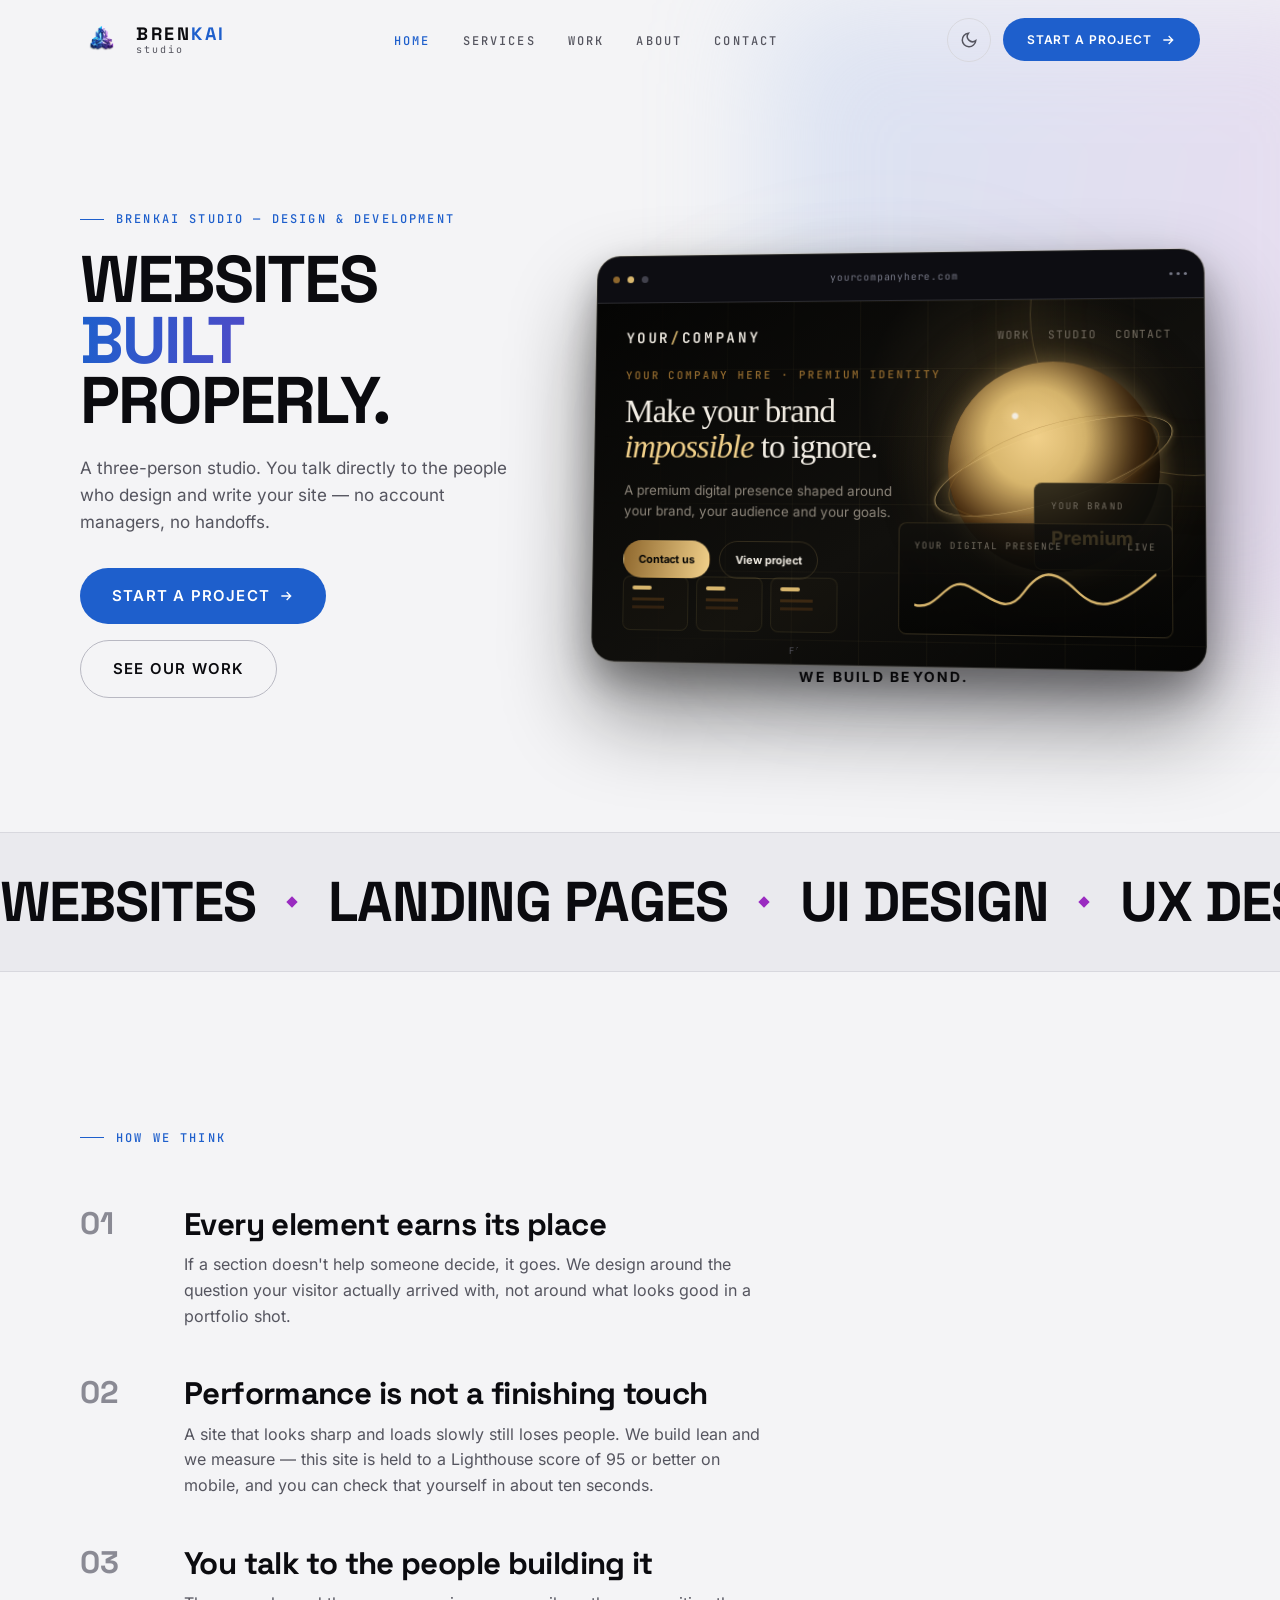
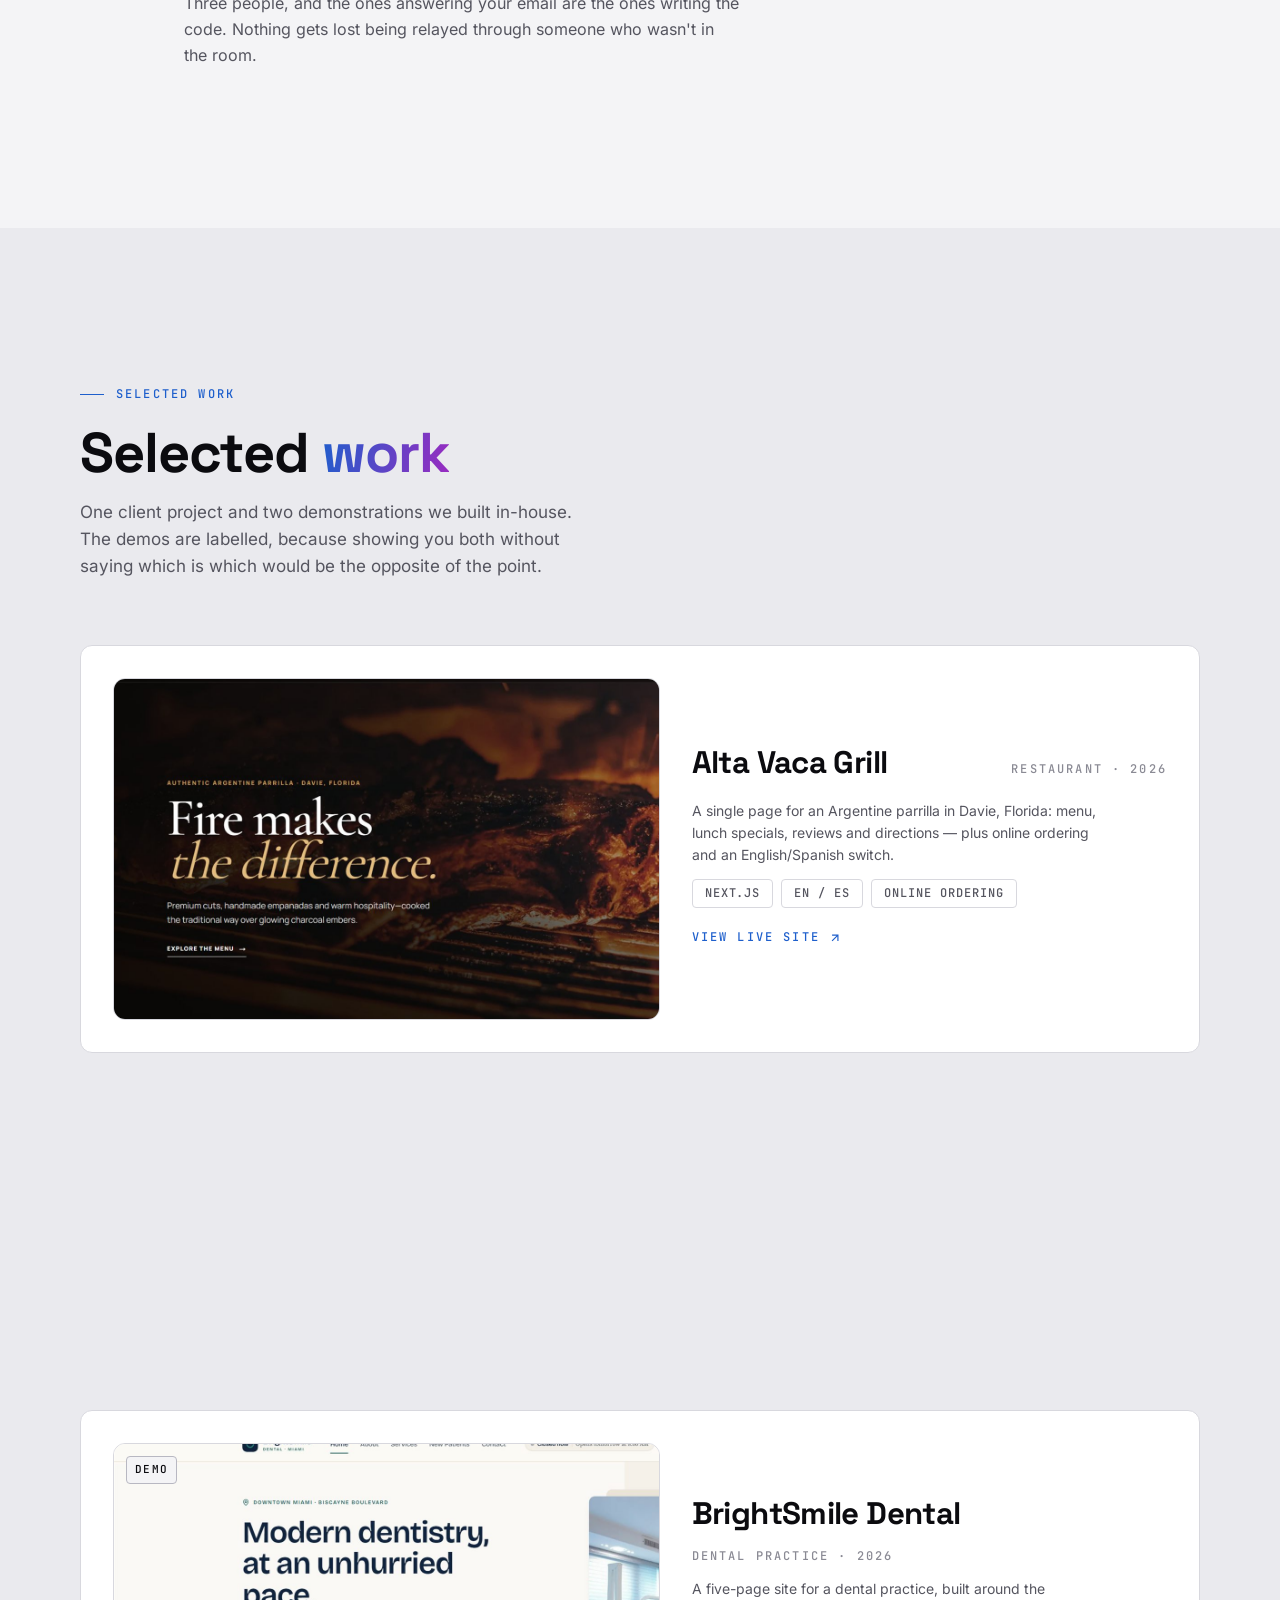
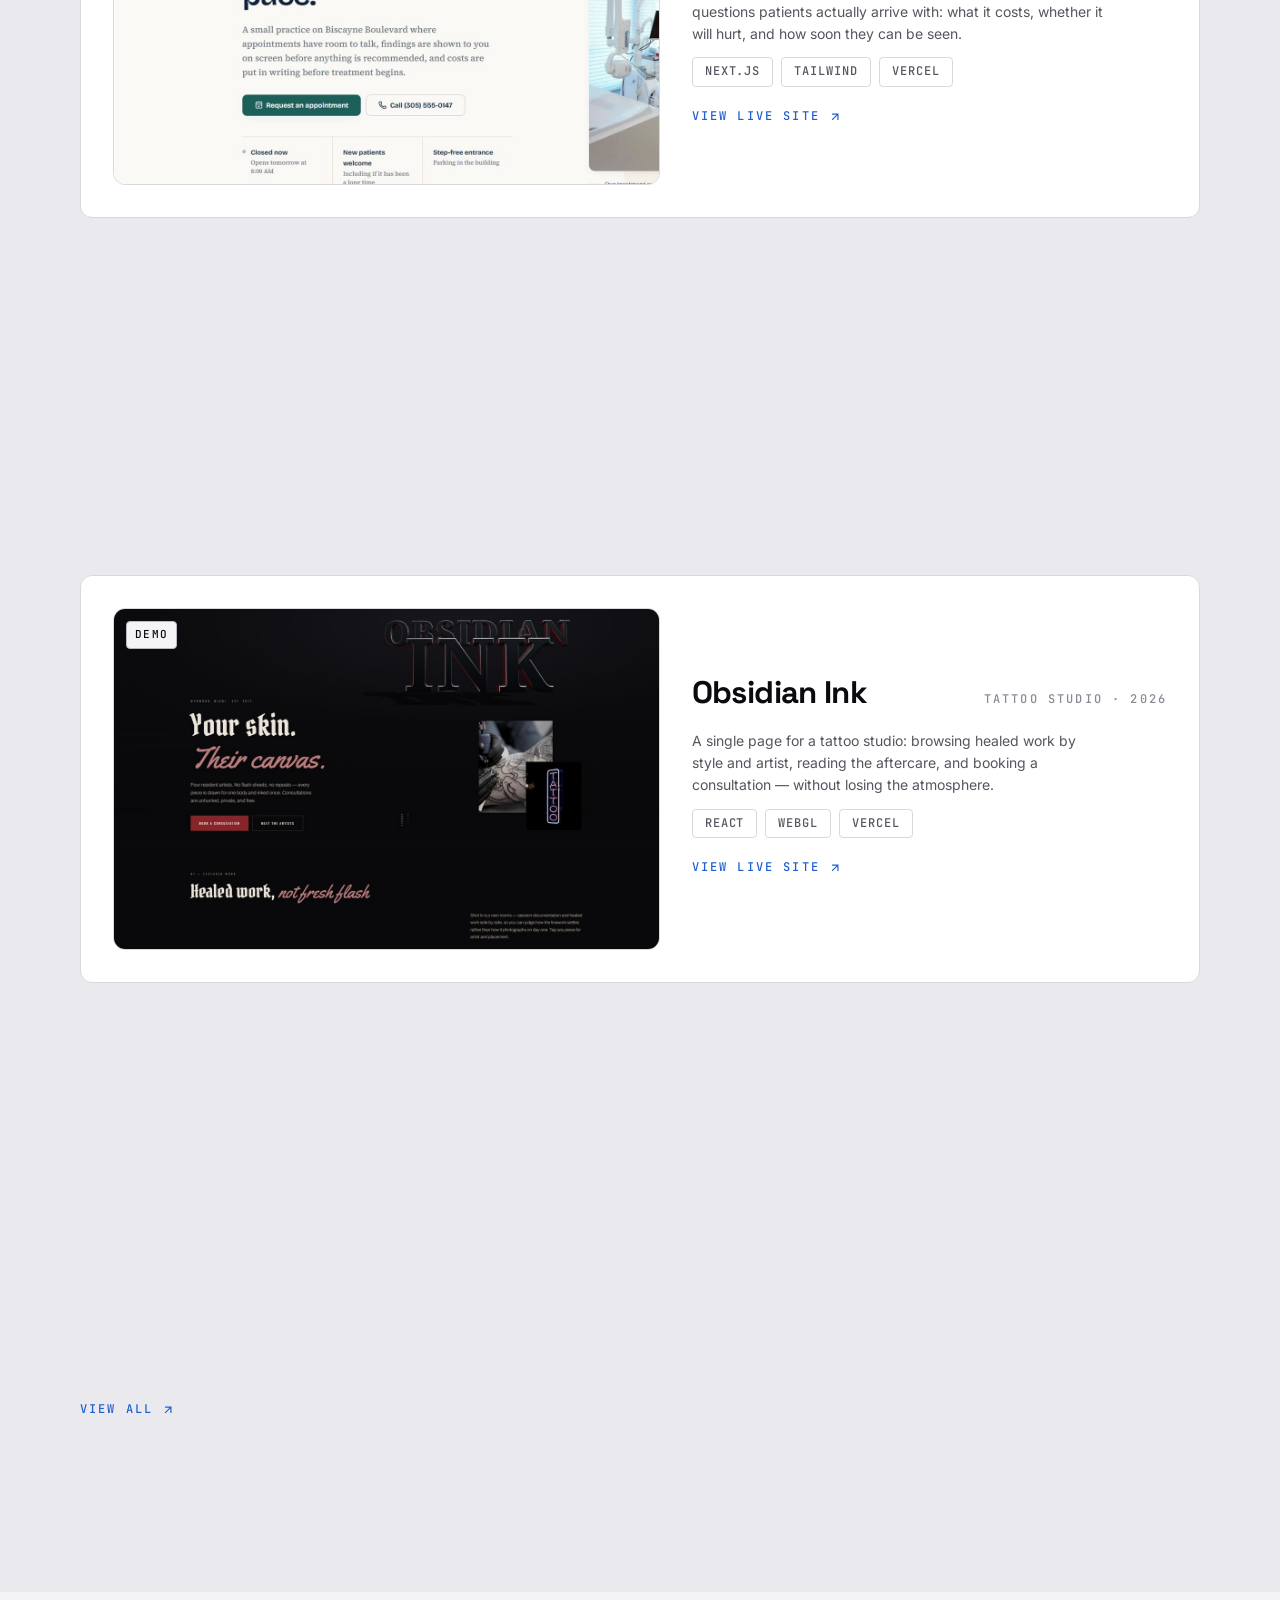
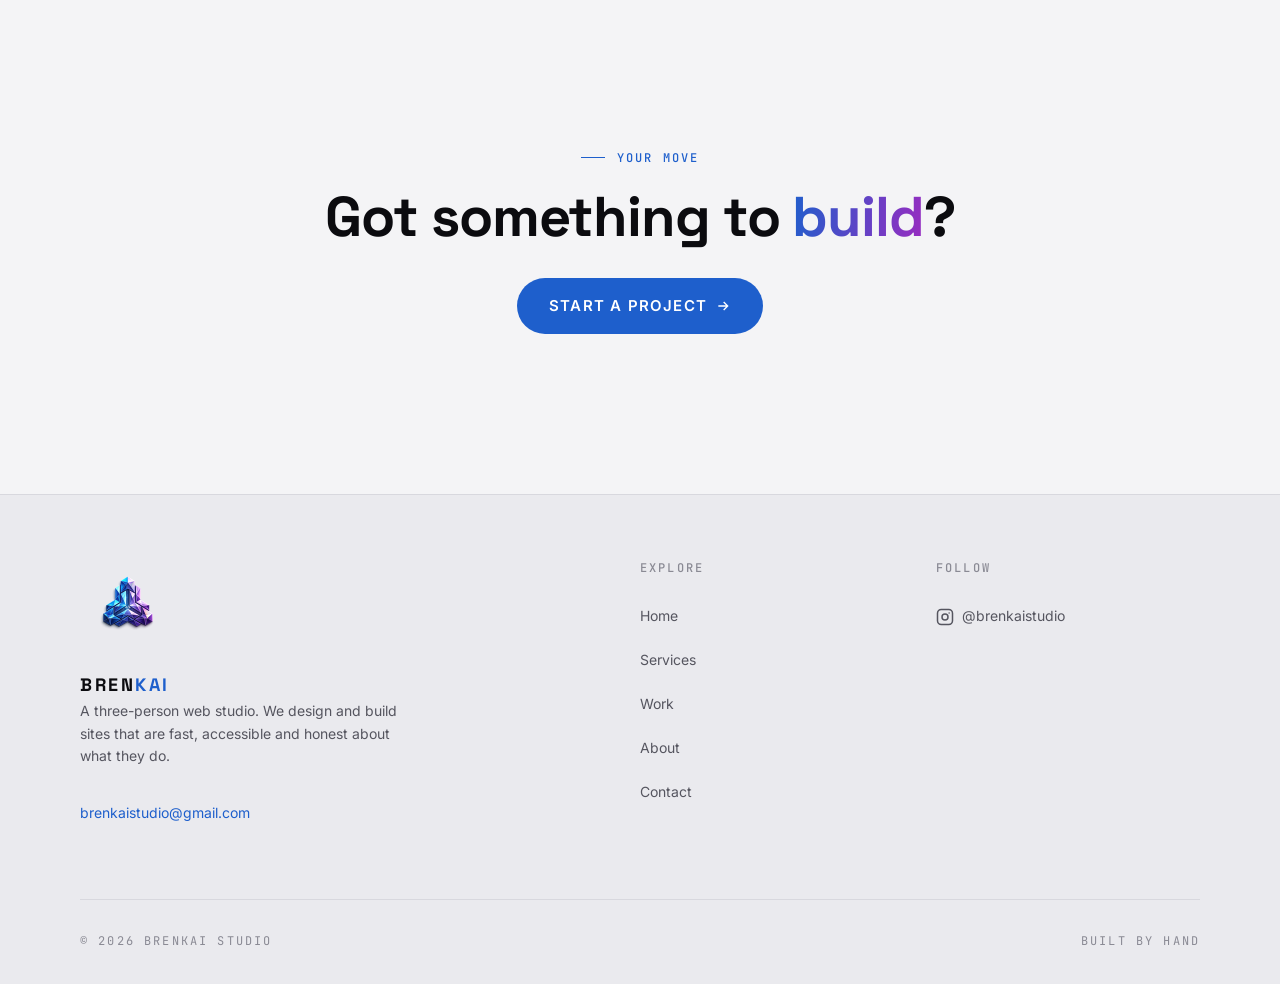
<file: index.html>
<!doctype html>
<html lang="en" class="no-js">
<head>
<meta charset="utf-8">
<meta name="viewport" content="width=device-width, initial-scale=1">
<title>Brenkai Studio — Websites, designed and built properly</title>
<meta name="description" content="A three-person web studio. We design and build fast, accessible websites — and you talk directly to the people writing the code.">

<!-- Open Graph. [PLACEHOLDER: production URL] — fill in at deploy (D32). -->
<meta property="og:type" content="website">
<meta property="og:title" content="Brenkai Studio — Websites, designed and built properly">
<meta property="og:description" content="A three-person web studio. We design and build fast, accessible websites.">
<meta property="og:url" content="[PLACEHOLDER: production URL]">
<meta name="twitter:card" content="summary_large_image">
<link rel="canonical" href="[PLACEHOLDER: production URL]">
<link rel="icon" type="image/png" sizes="32x32" href="assets/img/favicon-32.png">
<link rel="apple-touch-icon" href="assets/img/favicon-180.png">

<!-- Theme must be applied BEFORE first paint, or the page flashes the wrong
     theme. This is the only inline script in the project (see specs/design.md §13). -->
<script>
  (function () {
    document.documentElement.classList.remove('no-js');
    var t = null;
    try { t = localStorage.getItem('theme'); } catch (e) {}
    if (!t) t = matchMedia('(prefers-color-scheme: light)').matches ? 'light' : 'dark';
    document.documentElement.setAttribute('data-theme', t);
  })();
</script>

<link rel="stylesheet" href="css/tokens.css">
<link rel="stylesheet" href="css/base.css">
<link rel="stylesheet" href="css/layout.css">
<link rel="stylesheet" href="css/components.css">
<link rel="stylesheet" href="css/pages.css">
<link rel="stylesheet" href="css/hero.css">
</head>
<body>

<a class="skip-link" href="#main">Skip to content</a>

<!-- ===== HEADER — duplicated in all 5 pages (D18). Change one, change all. ===== -->
<header class="header" data-header>
  <div class="container header__inner">
    <a class="wordmark" href="index.html" aria-label="Brenkai Studio, home">
      <img class="wordmark__mark" src="assets/img/logo.png" width="192" height="192" alt="" fetchpriority="high">
      <span class="wordmark__text">
        <span class="wordmark__name">Bren<span>kai</span></span>
        <span class="wordmark__sub">studio</span>
      </span>
    </a>

    <nav class="nav" data-nav aria-label="Main">
      <ul class="nav__list">
        <li><a class="nav__link" href="index.html" aria-current="page">Home</a></li>
        <li><a class="nav__link" href="services.html">Services</a></li>
        <li><a class="nav__link" href="work.html">Work</a></li>
        <li><a class="nav__link" href="about.html">About</a></li>
        <li><a class="nav__link" href="contact.html">Contact</a></li>
      </ul>
      <a class="btn btn--primary nav__cta" href="contact.html">
        <span>Start a project</span>
        <svg viewBox="0 0 24 24" fill="none" stroke="currentColor" stroke-width="2" aria-hidden="true"><path d="M5 12h14M13 6l6 6-6 6"/></svg>
      </a>
    </nav>

    <div class="header__actions">
      <button class="theme-toggle" type="button" data-theme-toggle aria-pressed="false" aria-label="Switch to light theme">
        <svg class="theme-toggle__sun" viewBox="0 0 24 24" fill="none" stroke="currentColor" stroke-width="2" aria-hidden="true"><circle cx="12" cy="12" r="4"/><path d="M12 2v2M12 20v2M2 12h2M20 12h2M4.9 4.9l1.4 1.4M17.7 17.7l1.4 1.4M4.9 19.1l1.4-1.4M17.7 6.3l1.4-1.4"/></svg>
        <svg class="theme-toggle__moon" viewBox="0 0 24 24" fill="none" stroke="currentColor" stroke-width="2" aria-hidden="true"><path d="M21 12.8A9 9 0 1111.2 3a7 7 0 009.8 9.8z"/></svg>
      </button>

      <a class="btn btn--primary btn--sm header__cta" href="contact.html">
        <span>Start a project</span>
        <svg viewBox="0 0 24 24" fill="none" stroke="currentColor" stroke-width="2" aria-hidden="true"><path d="M5 12h14M13 6l6 6-6 6"/></svg>
      </a>

      <button class="menu-btn" type="button" data-menu-btn aria-expanded="false" aria-label="Open menu" aria-controls="main-nav">
        <svg class="menu-btn__open" viewBox="0 0 24 24" fill="none" stroke="currentColor" stroke-width="2" aria-hidden="true"><path d="M3 6h18M3 12h18M3 18h18"/></svg>
        <svg class="menu-btn__close" viewBox="0 0 24 24" fill="none" stroke="currentColor" stroke-width="2" aria-hidden="true"><path d="M6 6l12 12M18 6L6 18"/></svg>
      </button>
    </div>
  </div>
</header>

<main id="main">

  <!-- ===== Hero ===== -->
  <section class="hero" data-hero>
    <div class="hero__shape" aria-hidden="true"></div>
    <div class="container hero__layout">
      <div class="hero__copy">
        <p class="kicker">Brenkai Studio — design &amp; development</p>
        <h1 class="display-xl hero__title">
          <span class="hero__title-line"><span class="hero__title-word">Websites</span></span>
          <span class="hero__title-line"><span class="hero__title-word grad">built</span></span>
          <span class="hero__title-line"><span class="hero__title-word">properly.</span></span>
        </h1>
        <p class="lede hero__lede">A three-person studio. You talk directly to the people who design and write your site — no account managers, no handoffs.</p>
        <div class="hero__actions">
          <a class="btn btn--primary" href="contact.html">
            <span>Start a project</span>
            <svg viewBox="0 0 24 24" fill="none" stroke="currentColor" stroke-width="2" aria-hidden="true"><path d="M5 12h14M13 6l6 6-6 6"/></svg>
          </a>
          <a class="btn btn--secondary" href="work.html"><span>See our work</span></a>
        </div>
      </div>

      <div class="hero__stage" aria-hidden="true">
        <div class="hero__glow"></div>
        <div class="hero-demo" data-hero-demo>
          <div class="hero-demo__browser" data-hero-browser>
            <div class="hero-demo__chrome">
              <div class="hero-demo__dots"><i class="hero-demo__dot"></i><i class="hero-demo__dot"></i><i class="hero-demo__dot"></i></div>
              <div class="hero-demo__address">yourcompanyhere.com</div>
              <div class="hero-demo__menu"><i class="hero-demo__menu-dot"></i><i class="hero-demo__menu-dot"></i><i class="hero-demo__menu-dot"></i></div>
            </div>

            <div class="hero-demo__viewport">
              <div class="hero-demo__premium">
                <div class="hero-demo__premium-nav">
                  <div class="hero-demo__client-name">YOUR<span>/</span>COMPANY</div>
                  <div class="hero-demo__links"><span>Work</span><span>About</span><span>Contact</span></div>
                </div>

                <div class="hero-demo__premium-copy">
                  <div class="hero-demo__eyebrow">Your company here · premium identity</div>
                  <h3 class="hero-demo__premium-title">The premium website for your <em>company here.</em></h3>
                  <p>A visual preview of how your brand could appear here: refined, clear, and tailored to fit.</p>
                  <div class="hero-demo__premium-actions">
                    <span class="hero-demo__mini-button hero-demo__mini-button--gold">Contact us</span>
                    <span class="hero-demo__mini-button">View project</span>
                  </div>
                </div>

                <div class="hero-demo__planet"></div>

                <div class="hero-demo__card">
                  <div class="hero-demo__card-label">Concept project</div>
                  <div class="hero-demo__card-name">Company name</div>
                  <div class="hero-demo__card-meta"><span>Your city</span><span>Your industry</span></div>
                </div>
              </div>
            </div>
          </div>

          <div class="hero-demo__tagline">From ordinary to intentional<strong>WE BUILD BEYOND.</strong></div>
        </div>
      </div>
    </div>
  </section>

  <!-- ===== Capabilities marquee ===== -->
  <div class="marquee" aria-hidden="true">
    <div class="marquee__track">
      <div class="marquee__group">
        <span class="marquee__item">Websites</span><span class="marquee__dot"></span>
        <span class="marquee__item">Landing pages</span><span class="marquee__dot"></span>
        <span class="marquee__item">UI design</span><span class="marquee__dot"></span>
        <span class="marquee__item">UX design</span><span class="marquee__dot"></span>
        <span class="marquee__item">Accessibility</span><span class="marquee__dot"></span>
        <span class="marquee__item">Performance</span><span class="marquee__dot"></span>
      </div>
      <div class="marquee__group">
        <span class="marquee__item">Websites</span><span class="marquee__dot"></span>
        <span class="marquee__item">Landing pages</span><span class="marquee__dot"></span>
        <span class="marquee__item">UI design</span><span class="marquee__dot"></span>
        <span class="marquee__item">UX design</span><span class="marquee__dot"></span>
        <span class="marquee__item">Accessibility</span><span class="marquee__dot"></span>
        <span class="marquee__item">Performance</span><span class="marquee__dot"></span>
      </div>
    </div>
  </div>
  <p class="visually-hidden">What we do: websites, landing pages, UI design, UX design, accessibility and performance.</p>

  <!-- ===== Manifesto ===== -->
  <section class="section">
    <div class="container">
      <div class="section__head">
        <p class="kicker">How we think</p>
      </div>

      <ol class="numbered">
        <li class="numbered__item reveal">
          <span class="numbered__num">01</span>
          <div class="numbered__body">
            <h2 class="heading">Every element earns its place</h2>
            <p>If a section doesn't help someone decide, it goes. We design around the question your visitor actually arrived with, not around what looks good in a portfolio shot.</p>
          </div>
        </li>
        <li class="numbered__item reveal">
          <span class="numbered__num">02</span>
          <div class="numbered__body">
            <h2 class="heading">Performance is not a finishing touch</h2>
            <p>A site that looks sharp and loads slowly still loses people. We build lean and we measure — this site is held to a Lighthouse score of 95 or better on mobile, and you can check that yourself in about ten seconds.</p>
          </div>
        </li>
        <li class="numbered__item reveal">
          <span class="numbered__num">03</span>
          <div class="numbered__body">
            <h2 class="heading">You talk to the people building it</h2>
            <p>Three people, and the ones answering your email are the ones writing the code. Nothing gets lost being relayed through someone who wasn't in the room.</p>
          </div>
        </li>
      </ol>
    </div>
  </section>

  <!-- ===== Selected work ===== -->
  <section class="section section--surface">
    <div class="container">
      <div class="section__head">
        <p class="kicker">Selected work</p>
        <h2 class="display-md">Selected <span class="grad">work</span></h2>
        <p class="lede" style="margin-top: var(--sp-4)">One client project and two demonstrations we built in-house. The demos are labelled, because showing you both without saying which is which would be the opposite of the point.</p>
      </div>

      <!-- Sticky stack. --stack-i is the inline-style exception allowed by
           specs/site.md §10 — same role as --index on .reveal.
           No .reveal on these cards: the JS writes transform: scale() and the
           two would fight over the same property. -->
      <div class="stack">

        <!-- Alta Vaca Grill — first real client project (D54). No DEMO badge:
             that badge marks demonstrations, and putting it on client work
             would misrepresent it. Atlas moved off the Home when this arrived
             — it was the only invented case and the only one with no link. -->
        <div class="stack__item" style="--stack-i: 0">
          <article class="project stack__card">
            <div class="project__media">
              <a class="project__media-link" href="https://www.altavaca.com/"
                 target="_blank" rel="noopener noreferrer" tabindex="-1">
                <img class="project__img" src="assets/img/work-altavaca.jpg" width="1200" height="900"
                     alt="The Alta Vaca Grill home page: a headline reading Fire makes the difference, over a photograph of steak on a charcoal grill."
                     loading="lazy" decoding="async">
              </a>
            </div>
            <div>
              <div class="project__foot">
                <h3 class="project__name">Alta Vaca Grill</h3>
                <span class="project__meta">Restaurant · 2026</span>
              </div>
              <p class="project__desc">A single page for an Argentine parrilla in Davie, Florida: menu, lunch specials, reviews and directions — plus online ordering and an English/Spanish switch.</p>
              <div class="project__tags">
                <span class="tag">Next.js</span><span class="tag">EN / ES</span><span class="tag">Online ordering</span>
              </div>
              <p class="project__live">
                <a class="link" href="https://www.altavaca.com/" target="_blank" rel="noopener noreferrer">
                  <span>View live site</span>
                  <svg viewBox="0 0 24 24" fill="none" stroke="currentColor" stroke-width="2" aria-hidden="true"><path d="M7 17L17 7M7 7h10v10"/></svg>
                </a>
              </p>
            </div>
          </article>
        </div>

        <div class="stack__item" style="--stack-i: 1">
          <article class="project stack__card">
            <div class="project__media">
              <a class="project__media-link" href="https://brightsmile-dental-sage.vercel.app/"
                 target="_blank" rel="noopener noreferrer" tabindex="-1">
                <img class="project__img" src="assets/img/work-brightsmile.jpg" width="1200" height="900"
                     alt="The BrightSmile Dental home page: a headline reading Modern dentistry, at an unhurried pace, with appointment and phone buttons."
                     loading="lazy" decoding="async">
              </a>
              <span class="project__badge">Demo</span>
            </div>
            <div>
              <div class="project__foot">
                <h3 class="project__name">BrightSmile Dental</h3>
                <span class="project__meta">Dental practice · 2026</span>
              </div>
              <p class="project__desc">A five-page site for a dental practice, built around the questions patients actually arrive with: what it costs, whether it will hurt, and how soon they can be seen.</p>
              <div class="project__tags">
                <span class="tag">Next.js</span><span class="tag">Tailwind</span><span class="tag">Vercel</span>
              </div>
              <p class="project__live">
                <a class="link" href="https://brightsmile-dental-sage.vercel.app/" target="_blank" rel="noopener noreferrer">
                  <span>View live site</span>
                  <svg viewBox="0 0 24 24" fill="none" stroke="currentColor" stroke-width="2" aria-hidden="true"><path d="M7 17L17 7M7 7h10v10"/></svg>
                </a>
              </p>
            </div>
          </article>
        </div>

        <div class="stack__item" style="--stack-i: 2">
          <article class="project stack__card">
            <div class="project__media">
              <a class="project__media-link" href="https://obsidian-ink-kappa.vercel.app/"
                 target="_blank" rel="noopener noreferrer" tabindex="-1">
                <img class="project__img" src="assets/img/work-obsidian.jpg" width="1200" height="900"
                     alt="The Obsidian Ink home page: the studio name rendered as heavy three-dimensional lettering above a headline reading Your skin. Their canvas."
                     loading="lazy" decoding="async">
              </a>
              <span class="project__badge">Demo</span>
            </div>
            <div>
              <div class="project__foot">
                <h3 class="project__name">Obsidian Ink</h3>
                <span class="project__meta">Tattoo studio · 2026</span>
              </div>
              <p class="project__desc">A single page for a tattoo studio: browsing healed work by style and artist, reading the aftercare, and booking a consultation — without losing the atmosphere.</p>
              <div class="project__tags">
                <span class="tag">React</span><span class="tag">WebGL</span><span class="tag">Vercel</span>
              </div>
              <p class="project__live">
                <a class="link" href="https://obsidian-ink-kappa.vercel.app/" target="_blank" rel="noopener noreferrer">
                  <span>View live site</span>
                  <svg viewBox="0 0 24 24" fill="none" stroke="currentColor" stroke-width="2" aria-hidden="true"><path d="M7 17L17 7M7 7h10v10"/></svg>
                </a>
              </p>
            </div>
          </article>
        </div>

      </div>

      <p style="margin-top: var(--sp-12)">
        <a class="link" href="work.html">
          <span>View all</span>
          <svg viewBox="0 0 24 24" fill="none" stroke="currentColor" stroke-width="2" aria-hidden="true"><path d="M7 17L17 7M7 7h10v10"/></svg>
        </a>
      </p>
    </div>
  </section>

  <!-- ===== Closing ===== -->
  <section class="section closing">
    <div class="container">
      <p class="kicker" style="justify-content: center">Your move</p>
      <h2 class="display-md closing__title" style="margin-top: var(--sp-6)">Got something to <span class="grad">build</span>?</h2>
      <a class="btn btn--primary" href="contact.html">
        <span>Start a project</span>
        <svg viewBox="0 0 24 24" fill="none" stroke="currentColor" stroke-width="2" aria-hidden="true"><path d="M5 12h14M13 6l6 6-6 6"/></svg>
      </a>
    </div>
  </section>

</main>

<!-- ===== FOOTER — duplicated in all 5 pages (D18). Change one, change all. ===== -->
<footer class="footer">
  <div class="container">
    <div class="footer__grid">
      <div>
        <img class="footer__logo" src="assets/img/logo.png" width="192" height="192" alt="Brenkai Studio" loading="lazy">
        <span class="wordmark__name">Bren<span>kai</span></span>
        <p class="footer__text">A three-person web studio. We design and build sites that are fast, accessible and honest about what they do.</p>
        <a class="footer__email" href="mailto:brenkaistudio@gmail.com">brenkaistudio@gmail.com</a>
      </div>

      <div>
        <h2 class="footer__title">Explore</h2>
        <nav class="footer__links" aria-label="Footer">
          <a href="index.html">Home</a>
          <a href="services.html">Services</a>
          <a href="work.html">Work</a>
          <a href="about.html">About</a>
          <a href="contact.html">Contact</a>
        </nav>
      </div>

      <div>
        <h2 class="footer__title">Follow</h2>
        <a class="footer__social" href="https://instagram.com/brenkaistudio" target="_blank" rel="noopener noreferrer">
          <svg viewBox="0 0 24 24" fill="none" stroke="currentColor" stroke-width="2" aria-hidden="true"><rect x="2" y="2" width="20" height="20" rx="5"/><circle cx="12" cy="12" r="4"/><circle cx="17.5" cy="6.5" r="1" fill="currentColor" stroke="none"/></svg>
          <span>@brenkaistudio</span>
        </a>
      </div>
    </div>

    <div class="footer__bottom">
      <span>© 2026 Brenkai Studio</span>
      <span>Built by hand</span>
    </div>
  </div>
</footer>

<script type="module" src="js/theme.js"></script>
<script type="module" src="js/nav.js"></script>
<script type="module" src="js/reveal.js"></script>
<script type="module" src="js/stack.js"></script>
<script type="module" src="js/hero.js"></script>
</body>
</html>
</file>
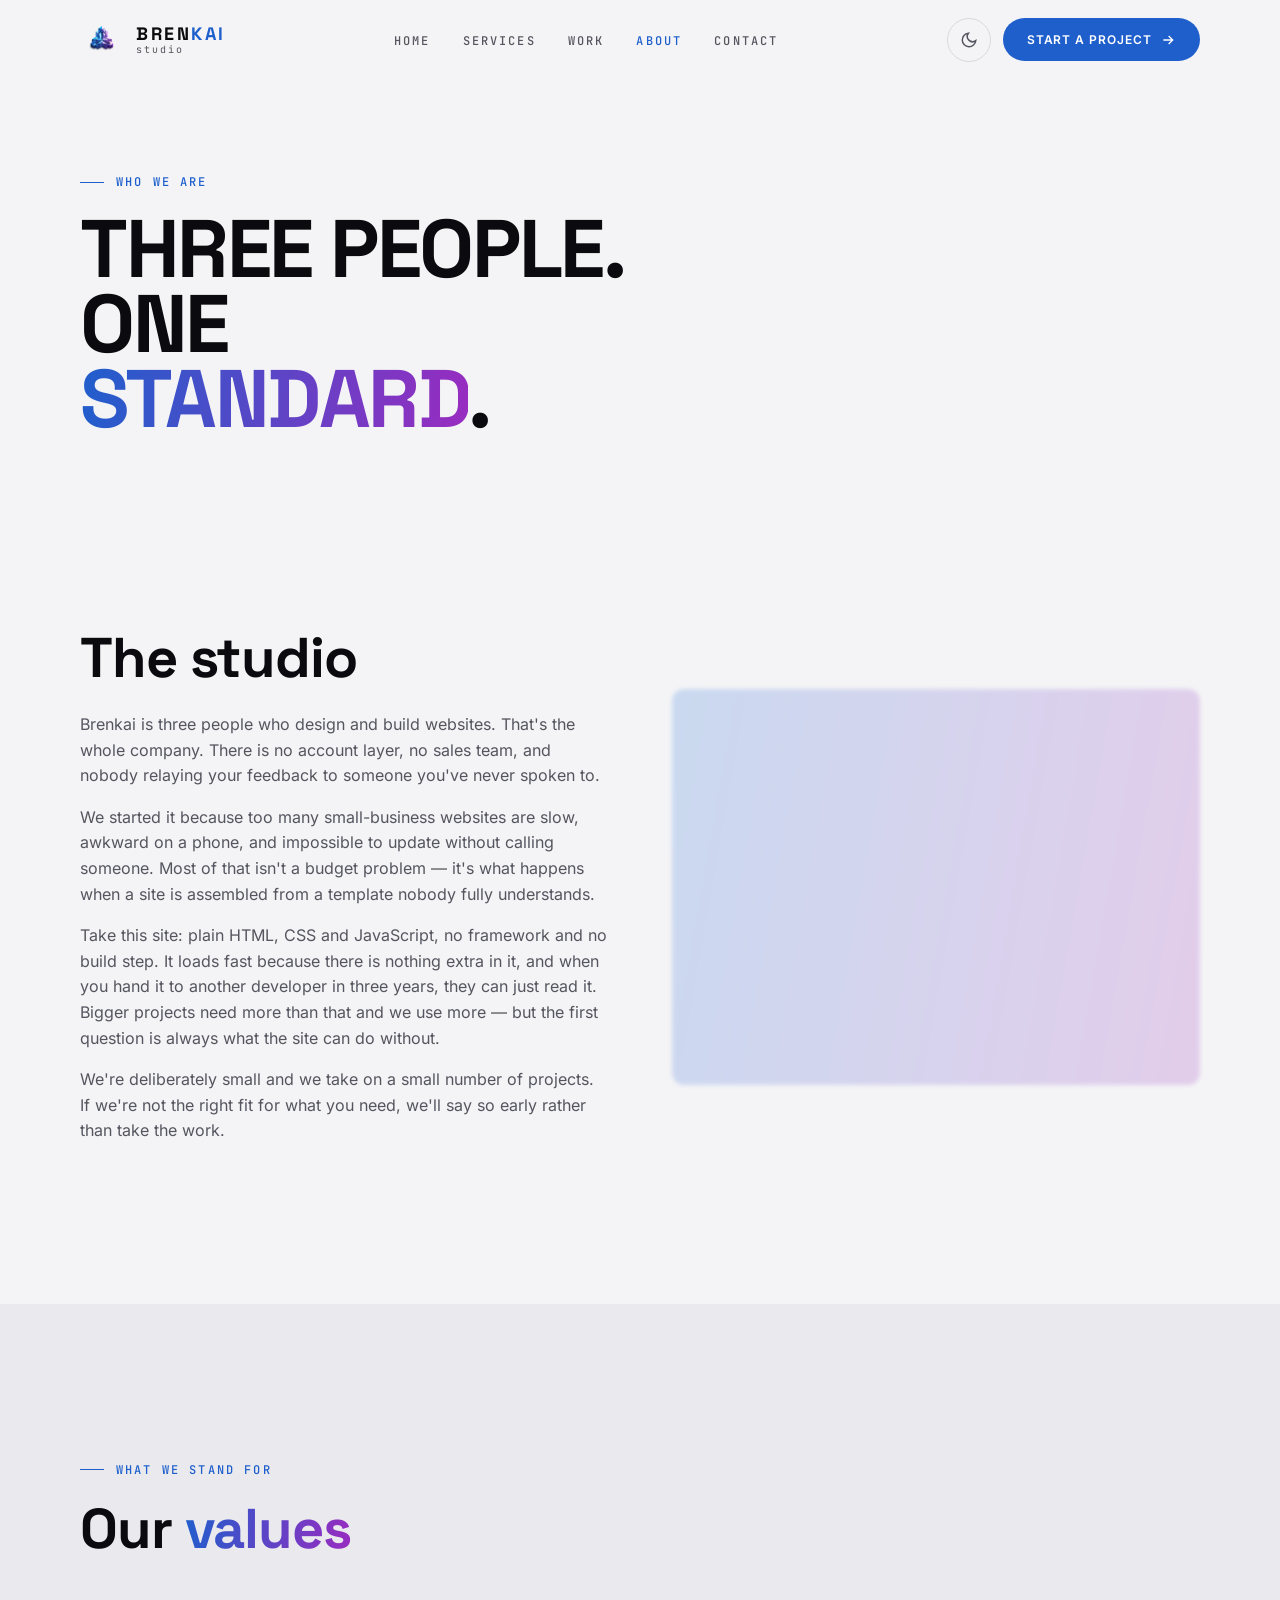
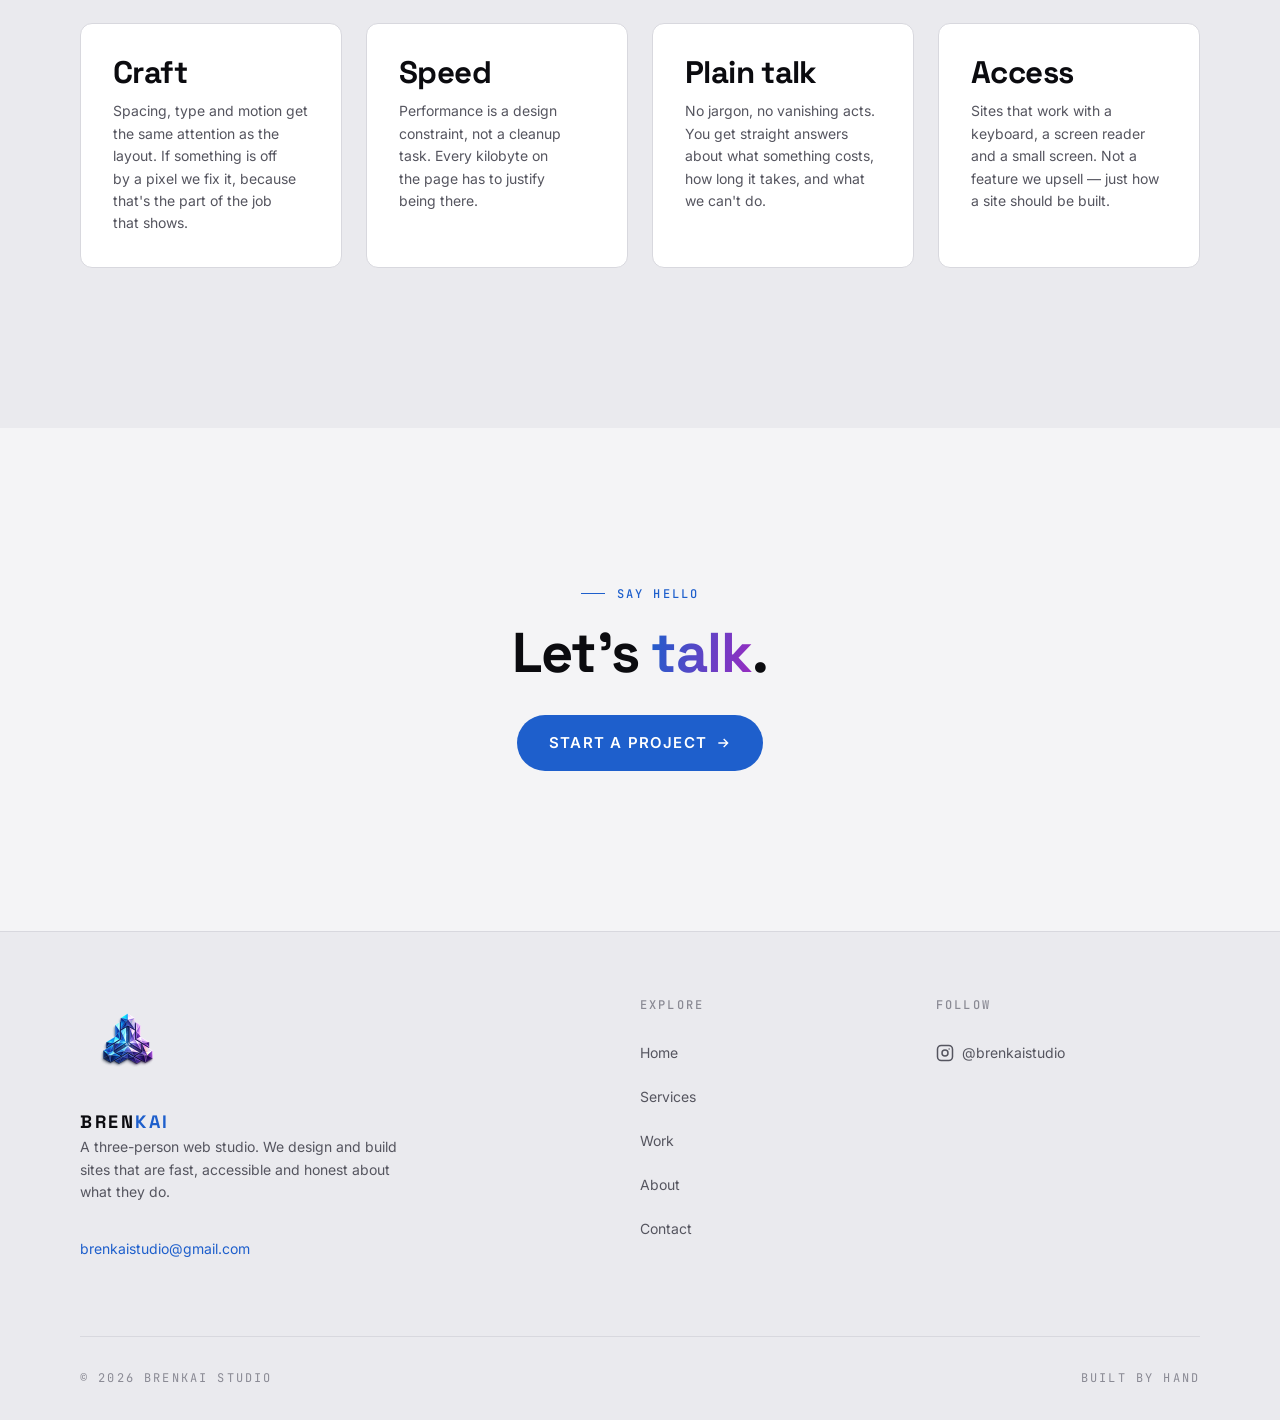
<file: about.html>
<!doctype html>
<html lang="en" class="no-js">
<head>
<meta charset="utf-8">
<meta name="viewport" content="width=device-width, initial-scale=1">
<title>About — Brenkai Studio</title>
<meta name="description" content="A three-person web studio. No account managers, no handoffs — you work directly with the people who design and build your site.">

<meta property="og:type" content="website">
<meta property="og:title" content="About — Brenkai Studio">
<meta property="og:description" content="A three-person web studio. You work directly with the people who design and build your site.">
<meta property="og:url" content="[PLACEHOLDER: production URL]/about.html">
<meta name="twitter:card" content="summary_large_image">
<link rel="canonical" href="[PLACEHOLDER: production URL]/about.html">
<link rel="icon" type="image/png" sizes="32x32" href="assets/img/favicon-32.png">
<link rel="apple-touch-icon" href="assets/img/favicon-180.png">

<script>
  (function () {
    document.documentElement.classList.remove('no-js');
    var t = null;
    try { t = localStorage.getItem('theme'); } catch (e) {}
    if (!t) t = matchMedia('(prefers-color-scheme: light)').matches ? 'light' : 'dark';
    document.documentElement.setAttribute('data-theme', t);
  })();
</script>

<link rel="stylesheet" href="css/tokens.css">
<link rel="stylesheet" href="css/base.css">
<link rel="stylesheet" href="css/layout.css">
<link rel="stylesheet" href="css/components.css">
<link rel="stylesheet" href="css/pages.css">
</head>
<body>

<a class="skip-link" href="#main">Skip to content</a>

<!-- ===== HEADER — duplicated in all 5 pages (D18). Change one, change all. ===== -->
<header class="header" data-header>
  <div class="container header__inner">
    <a class="wordmark" href="index.html" aria-label="Brenkai Studio, home">
      <img class="wordmark__mark" src="assets/img/logo.png" width="192" height="192" alt="" fetchpriority="high">
      <span class="wordmark__text">
        <span class="wordmark__name">Bren<span>kai</span></span>
        <span class="wordmark__sub">studio</span>
      </span>
    </a>

    <nav class="nav" data-nav aria-label="Main">
      <ul class="nav__list">
        <li><a class="nav__link" href="index.html">Home</a></li>
        <li><a class="nav__link" href="services.html">Services</a></li>
        <li><a class="nav__link" href="work.html">Work</a></li>
        <li><a class="nav__link" href="about.html" aria-current="page">About</a></li>
        <li><a class="nav__link" href="contact.html">Contact</a></li>
      </ul>
      <a class="btn btn--primary nav__cta" href="contact.html">
        <span>Start a project</span>
        <svg viewBox="0 0 24 24" fill="none" stroke="currentColor" stroke-width="2" aria-hidden="true"><path d="M5 12h14M13 6l6 6-6 6"/></svg>
      </a>
    </nav>

    <div class="header__actions">
      <button class="theme-toggle" type="button" data-theme-toggle aria-pressed="false" aria-label="Switch to light theme">
        <svg class="theme-toggle__sun" viewBox="0 0 24 24" fill="none" stroke="currentColor" stroke-width="2" aria-hidden="true"><circle cx="12" cy="12" r="4"/><path d="M12 2v2M12 20v2M2 12h2M20 12h2M4.9 4.9l1.4 1.4M17.7 17.7l1.4 1.4M4.9 19.1l1.4-1.4M17.7 6.3l1.4-1.4"/></svg>
        <svg class="theme-toggle__moon" viewBox="0 0 24 24" fill="none" stroke="currentColor" stroke-width="2" aria-hidden="true"><path d="M21 12.8A9 9 0 1111.2 3a7 7 0 009.8 9.8z"/></svg>
      </button>

      <a class="btn btn--primary btn--sm header__cta" href="contact.html">
        <span>Start a project</span>
        <svg viewBox="0 0 24 24" fill="none" stroke="currentColor" stroke-width="2" aria-hidden="true"><path d="M5 12h14M13 6l6 6-6 6"/></svg>
      </a>

      <button class="menu-btn" type="button" data-menu-btn aria-expanded="false" aria-label="Open menu" aria-controls="main-nav">
        <svg class="menu-btn__open" viewBox="0 0 24 24" fill="none" stroke="currentColor" stroke-width="2" aria-hidden="true"><path d="M3 6h18M3 12h18M3 18h18"/></svg>
        <svg class="menu-btn__close" viewBox="0 0 24 24" fill="none" stroke="currentColor" stroke-width="2" aria-hidden="true"><path d="M6 6l12 12M18 6L6 18"/></svg>
      </button>
    </div>
  </div>
</header>

<main id="main">

  <section class="page-head">
    <div class="container">
      <p class="kicker">Who we are</p>
      <h1 class="display-lg">Three people.<br>One<br><span class="grad">standard</span>.</h1>
    </div>
  </section>

  <section class="section--tight" style="padding-bottom: var(--section-y)">
    <div class="container">
      <div class="about-grid">
        <div class="about-grid__text">
          <h2 class="display-md" style="margin-bottom: var(--sp-6)">The studio</h2>
          <p>Brenkai is three people who design and build websites. That's the whole company. There is no account layer, no sales team, and nobody relaying your feedback to someone you've never spoken to.</p>
          <p>We started it because too many small-business websites are slow, awkward on a phone, and impossible to update without calling someone. Most of that isn't a budget problem — it's what happens when a site is assembled from a template nobody fully understands.</p>
          <p>Take this site: plain HTML, CSS and JavaScript, no framework and no build step. It loads fast because there is nothing extra in it, and when you hand it to another developer in three years, they can just read it. Bigger projects need more than that and we use more — but the first question is always what the site can do without.</p>
          <p>We're deliberately small and we take on a small number of projects. If we're not the right fit for what you need, we'll say so early rather than take the work.</p>
        </div>
        <div class="about-grid__visual">
          <div class="about-visual" aria-hidden="true"></div>
        </div>
      </div>

      <!-- ===================================================================
           STATS — intentionally commented out (D29).

           These go live the day the first real project ships. Until then the
           honest number is zero, and publishing an invented one is exactly
           what the project rules forbid. To switch on: uncomment, replace
           each [PLACEHOLDER] with a real figure, and delete this note.
           ===================================================================
      <div class="stats">
        <div>
          <p class="stats__num">[PLACEHOLDER]</p>
          <p class="stats__label">Projects shipped</p>
        </div>
        <div>
          <p class="stats__num">[PLACEHOLDER]</p>
          <p class="stats__label">Avg. Lighthouse score</p>
        </div>
        <div>
          <p class="stats__num">[PLACEHOLDER]</p>
          <p class="stats__label">Clients returning</p>
        </div>
      </div>
      -->

    </div>
  </section>

  <section class="section section--surface">
    <div class="container">
      <div class="section__head">
        <p class="kicker">What we stand for</p>
        <h2 class="display-md">Our <span class="grad">values</span></h2>
      </div>

      <div class="values-grid">
        <article class="card reveal">
          <h3 class="heading card__title">Craft</h3>
          <p class="card__text">Spacing, type and motion get the same attention as the layout. If something is off by a pixel we fix it, because that's the part of the job that shows.</p>
        </article>
        <article class="card reveal">
          <h3 class="heading card__title">Speed</h3>
          <p class="card__text">Performance is a design constraint, not a cleanup task. Every kilobyte on the page has to justify being there.</p>
        </article>
        <article class="card reveal">
          <h3 class="heading card__title">Plain talk</h3>
          <p class="card__text">No jargon, no vanishing acts. You get straight answers about what something costs, how long it takes, and what we can't do.</p>
        </article>
        <article class="card reveal">
          <h3 class="heading card__title">Access</h3>
          <p class="card__text">Sites that work with a keyboard, a screen reader and a small screen. Not a feature we upsell — just how a site should be built.</p>
        </article>
      </div>
    </div>
  </section>

  <section class="section closing">
    <div class="container">
      <p class="kicker" style="justify-content: center">Say hello</p>
      <h2 class="display-md closing__title" style="margin-top: var(--sp-6)">Let's <span class="grad">talk</span>.</h2>
      <a class="btn btn--primary" href="contact.html">
        <span>Start a project</span>
        <svg viewBox="0 0 24 24" fill="none" stroke="currentColor" stroke-width="2" aria-hidden="true"><path d="M5 12h14M13 6l6 6-6 6"/></svg>
      </a>
    </div>
  </section>

</main>

<!-- ===== FOOTER — duplicated in all 5 pages (D18). Change one, change all. ===== -->
<footer class="footer">
  <div class="container">
    <div class="footer__grid">
      <div>
        <img class="footer__logo" src="assets/img/logo.png" width="192" height="192" alt="Brenkai Studio" loading="lazy">
        <span class="wordmark__name">Bren<span>kai</span></span>
        <p class="footer__text">A three-person web studio. We design and build sites that are fast, accessible and honest about what they do.</p>
        <a class="footer__email" href="mailto:brenkaistudio@gmail.com">brenkaistudio@gmail.com</a>
      </div>

      <div>
        <h2 class="footer__title">Explore</h2>
        <nav class="footer__links" aria-label="Footer">
          <a href="index.html">Home</a>
          <a href="services.html">Services</a>
          <a href="work.html">Work</a>
          <a href="about.html">About</a>
          <a href="contact.html">Contact</a>
        </nav>
      </div>

      <div>
        <h2 class="footer__title">Follow</h2>
        <a class="footer__social" href="https://instagram.com/brenkaistudio" target="_blank" rel="noopener noreferrer">
          <svg viewBox="0 0 24 24" fill="none" stroke="currentColor" stroke-width="2" aria-hidden="true"><rect x="2" y="2" width="20" height="20" rx="5"/><circle cx="12" cy="12" r="4"/><circle cx="17.5" cy="6.5" r="1" fill="currentColor" stroke="none"/></svg>
          <span>@brenkaistudio</span>
        </a>
      </div>
    </div>

    <div class="footer__bottom">
      <span>© 2026 Brenkai Studio</span>
      <span>Built by hand</span>
    </div>
  </div>
</footer>

<script type="module" src="js/theme.js"></script>
<script type="module" src="js/nav.js"></script>
<script type="module" src="js/reveal.js"></script>
</body>
</html>
</file>
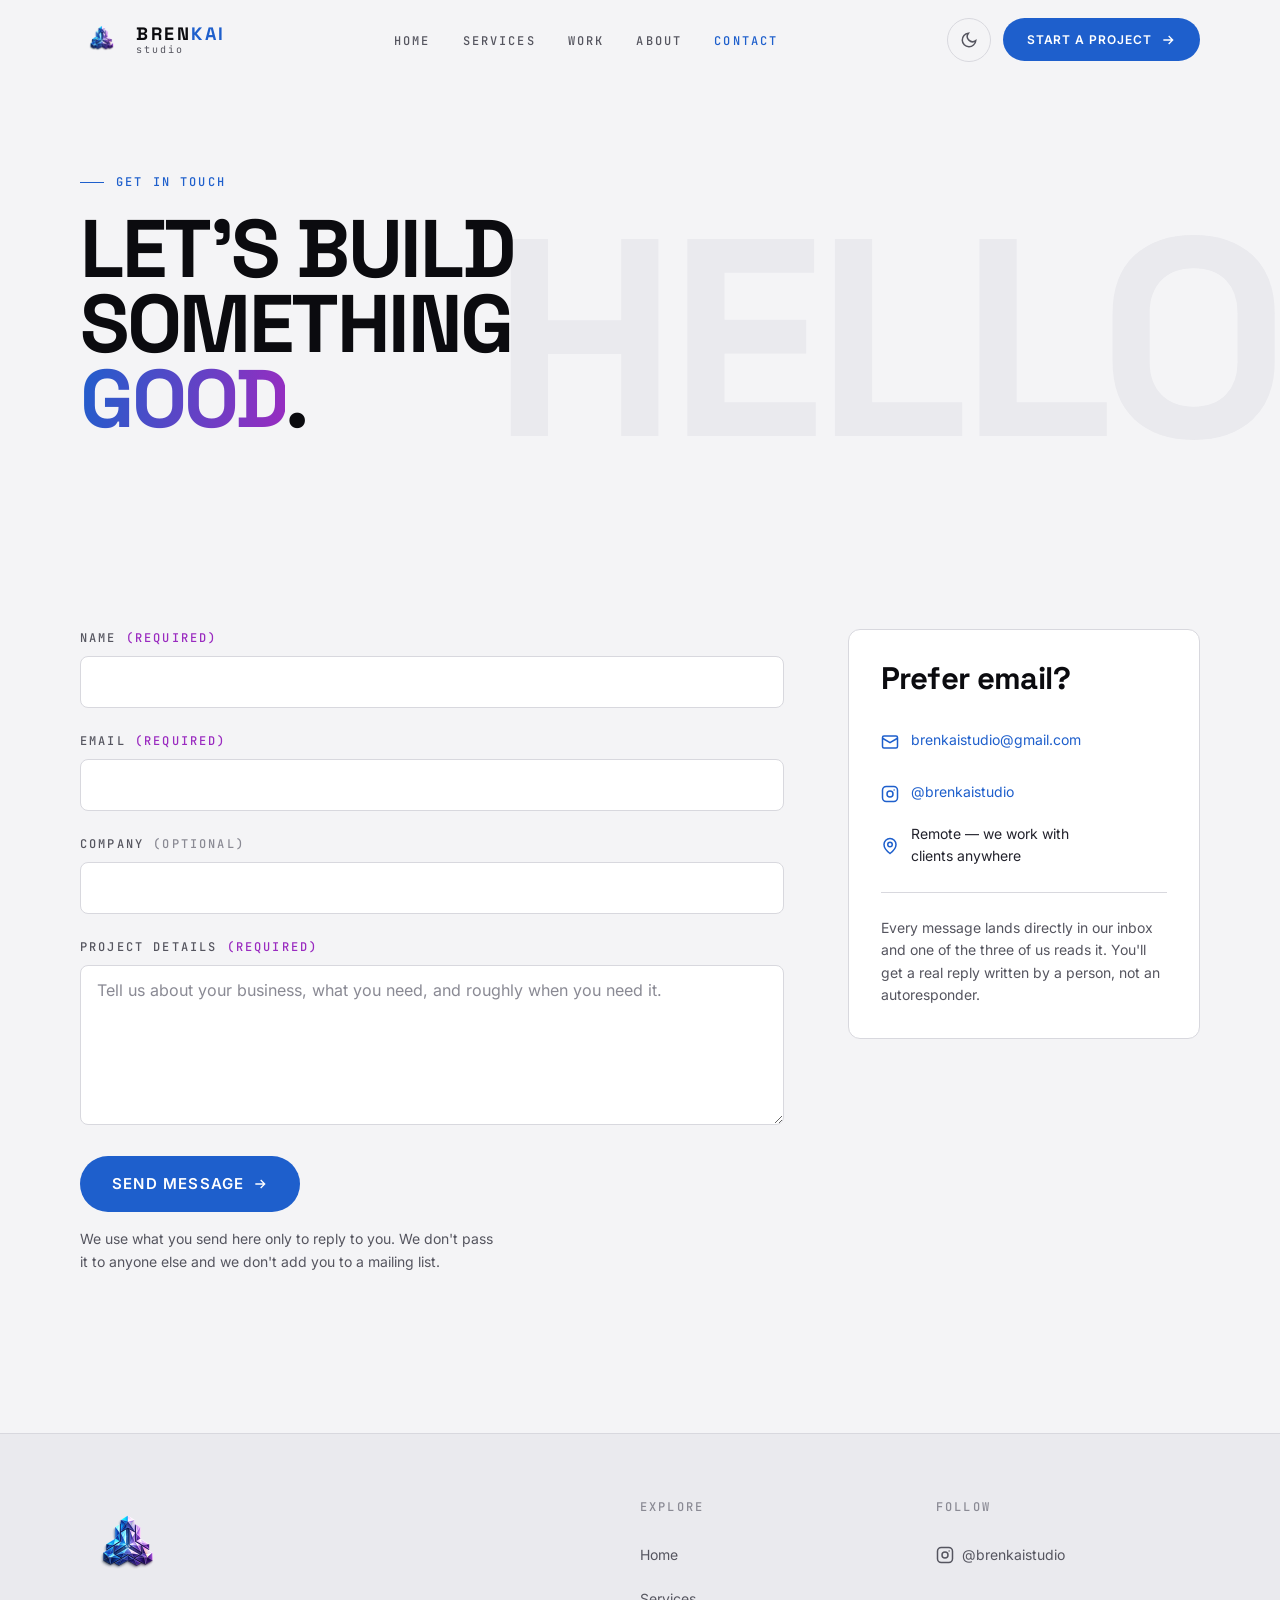
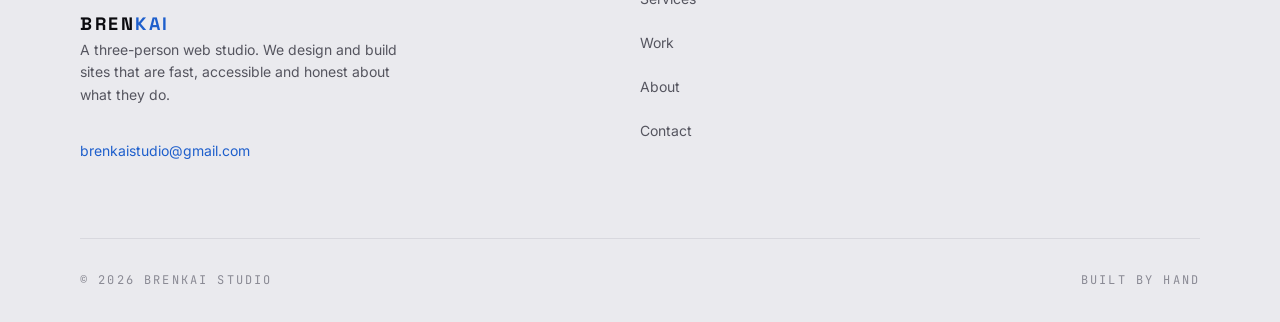
<file: contact.html>
<!doctype html>
<html lang="en" class="no-js">
<head>
<meta charset="utf-8">
<meta name="viewport" content="width=device-width, initial-scale=1">
<title>Contact — Brenkai Studio</title>
<meta name="description" content="Tell us about your business and what you need built. Every enquiry gets a personal reply from the people who would do the work.">

<meta property="og:type" content="website">
<meta property="og:title" content="Contact — Brenkai Studio">
<meta property="og:description" content="Tell us about your business and what you need built.">
<meta property="og:url" content="[PLACEHOLDER: production URL]/contact.html">
<meta name="twitter:card" content="summary_large_image">
<link rel="canonical" href="[PLACEHOLDER: production URL]/contact.html">
<link rel="icon" type="image/png" sizes="32x32" href="assets/img/favicon-32.png">
<link rel="apple-touch-icon" href="assets/img/favicon-180.png">

<script>
  (function () {
    document.documentElement.classList.remove('no-js');
    var t = null;
    try { t = localStorage.getItem('theme'); } catch (e) {}
    if (!t) t = matchMedia('(prefers-color-scheme: light)').matches ? 'light' : 'dark';
    document.documentElement.setAttribute('data-theme', t);
  })();
</script>

<link rel="stylesheet" href="css/tokens.css">
<link rel="stylesheet" href="css/base.css">
<link rel="stylesheet" href="css/layout.css">
<link rel="stylesheet" href="css/components.css">
<link rel="stylesheet" href="css/pages.css">
</head>
<body>

<a class="skip-link" href="#main">Skip to content</a>

<!-- ===== HEADER — duplicated in all 5 pages (D18). Change one, change all. ===== -->
<header class="header" data-header>
  <div class="container header__inner">
    <a class="wordmark" href="index.html" aria-label="Brenkai Studio, home">
      <img class="wordmark__mark" src="assets/img/logo.png" width="192" height="192" alt="" fetchpriority="high">
      <span class="wordmark__text">
        <span class="wordmark__name">Bren<span>kai</span></span>
        <span class="wordmark__sub">studio</span>
      </span>
    </a>

    <nav class="nav" data-nav aria-label="Main">
      <ul class="nav__list">
        <li><a class="nav__link" href="index.html">Home</a></li>
        <li><a class="nav__link" href="services.html">Services</a></li>
        <li><a class="nav__link" href="work.html">Work</a></li>
        <li><a class="nav__link" href="about.html">About</a></li>
        <li><a class="nav__link" href="contact.html" aria-current="page">Contact</a></li>
      </ul>
      <a class="btn btn--primary nav__cta" href="contact.html">
        <span>Start a project</span>
        <svg viewBox="0 0 24 24" fill="none" stroke="currentColor" stroke-width="2" aria-hidden="true"><path d="M5 12h14M13 6l6 6-6 6"/></svg>
      </a>
    </nav>

    <div class="header__actions">
      <button class="theme-toggle" type="button" data-theme-toggle aria-pressed="false" aria-label="Switch to light theme">
        <svg class="theme-toggle__sun" viewBox="0 0 24 24" fill="none" stroke="currentColor" stroke-width="2" aria-hidden="true"><circle cx="12" cy="12" r="4"/><path d="M12 2v2M12 20v2M2 12h2M20 12h2M4.9 4.9l1.4 1.4M17.7 17.7l1.4 1.4M4.9 19.1l1.4-1.4M17.7 6.3l1.4-1.4"/></svg>
        <svg class="theme-toggle__moon" viewBox="0 0 24 24" fill="none" stroke="currentColor" stroke-width="2" aria-hidden="true"><path d="M21 12.8A9 9 0 1111.2 3a7 7 0 009.8 9.8z"/></svg>
      </button>

      <a class="btn btn--primary btn--sm header__cta" href="contact.html">
        <span>Start a project</span>
        <svg viewBox="0 0 24 24" fill="none" stroke="currentColor" stroke-width="2" aria-hidden="true"><path d="M5 12h14M13 6l6 6-6 6"/></svg>
      </a>

      <button class="menu-btn" type="button" data-menu-btn aria-expanded="false" aria-label="Open menu" aria-controls="main-nav">
        <svg class="menu-btn__open" viewBox="0 0 24 24" fill="none" stroke="currentColor" stroke-width="2" aria-hidden="true"><path d="M3 6h18M3 12h18M3 18h18"/></svg>
        <svg class="menu-btn__close" viewBox="0 0 24 24" fill="none" stroke="currentColor" stroke-width="2" aria-hidden="true"><path d="M6 6l12 12M18 6L6 18"/></svg>
      </button>
    </div>
  </div>
</header>

<main id="main">

  <section class="page-head page-head--contact">
    <span class="contact-word" aria-hidden="true">Hello</span>
    <div class="container">
      <p class="kicker">Get in touch</p>
      <h1 class="display-lg">Let's build<br>something<br><span class="grad">good</span>.</h1>
    </div>
  </section>

  <section class="section--tight" style="padding-bottom: var(--section-y)">
    <div class="container">
      <div class="contact-grid">

        <!-- Posts to Web3Forms (D21/D39). The action + method are on the form
             itself, so with JS off the browser submits it natively and the
             message still arrives. js/form.js upgrades it to async. -->
        <form
          data-form
          action="https://api.web3forms.com/submit"
          method="POST"
          novalidate
        >
          <input type="hidden" name="access_key" value="5a1f5b7c-4b81-42f7-aa3e-ac6ec1987533">
          <input type="hidden" name="subject" value="New enquiry from brenkai.com">
          <input type="hidden" name="from_name" value="Brenkai Studio website">

          <!-- Honeypot: bots fill every field they find -->
          <div class="field--trap" aria-hidden="true">
            <label for="botcheck">Leave this field empty</label>
            <input id="botcheck" type="checkbox" name="botcheck" tabindex="-1" autocomplete="off">
          </div>

          <div class="field">
            <label class="field__label" for="name">Name <span class="field__req">(required)</span></label>
            <input class="field__input" id="name" name="name" type="text" autocomplete="name"
                   required data-validate data-label="Name" aria-describedby="name-error">
            <span class="field__error" id="name-error" role="alert"></span>
          </div>

          <div class="field">
            <label class="field__label" for="email">Email <span class="field__req">(required)</span></label>
            <input class="field__input" id="email" name="email" type="email" autocomplete="email"
                   required data-validate data-label="Email" aria-describedby="email-error">
            <span class="field__error" id="email-error" role="alert"></span>
          </div>

          <div class="field">
            <label class="field__label" for="company">Company <span style="color: var(--text-decor)">(optional)</span></label>
            <input class="field__input" id="company" name="company" type="text" autocomplete="organization">
          </div>

          <div class="field">
            <label class="field__label" for="message">Project details <span class="field__req">(required)</span></label>
            <textarea class="field__textarea" id="message" name="message"
                      placeholder="Tell us about your business, what you need, and roughly when you need it."
                      required data-validate data-label="Project details" aria-describedby="message-error"></textarea>
            <span class="field__error" id="message-error" role="alert"></span>
          </div>

          <button class="btn btn--primary" type="submit" data-form-submit>
            <span>Send message</span>
            <svg viewBox="0 0 24 24" fill="none" stroke="currentColor" stroke-width="2" aria-hidden="true"><path d="M5 12h14M13 6l6 6-6 6"/></svg>
          </button>

          <p class="form__status" data-form-status role="status" aria-live="polite"></p>

          <!-- Short privacy notice (D34) — no separate policy page -->
          <p class="form__note">We use what you send here only to reply to you. We don't pass it to anyone else and we don't add you to a mailing list.</p>
        </form>

        <aside class="contact-card">
          <h2 class="heading" style="margin-bottom: var(--sp-6)">Prefer email?</h2>

          <p class="contact-card__row">
            <svg viewBox="0 0 24 24" fill="none" stroke="currentColor" stroke-width="2" aria-hidden="true"><rect x="2" y="4" width="20" height="16" rx="2"/><path d="m2 7 10 6 10-6"/></svg>
            <a class="footer__email" href="mailto:brenkaistudio@gmail.com">brenkaistudio@gmail.com</a>
          </p>

          <p class="contact-card__row">
            <svg viewBox="0 0 24 24" fill="none" stroke="currentColor" stroke-width="2" aria-hidden="true"><rect x="2" y="2" width="20" height="20" rx="5"/><circle cx="12" cy="12" r="4"/><circle cx="17.5" cy="6.5" r="1" fill="currentColor" stroke="none"/></svg>
            <a class="footer__email" href="https://instagram.com/brenkaistudio" target="_blank" rel="noopener noreferrer">@brenkaistudio</a>
          </p>

          <p class="contact-card__row">
            <svg viewBox="0 0 24 24" fill="none" stroke="currentColor" stroke-width="2" aria-hidden="true"><path d="M20 10c0 6-8 12-8 12s-8-6-8-12a8 8 0 0116 0z"/><circle cx="12" cy="10" r="3"/></svg>
            <span>Remote — we work with clients anywhere</span>
          </p>

          <!-- No response-time promise by decision (D31). The commitment is
               to a personal reply, not to a clock. -->
          <p class="contact-card__note">Every message lands directly in our inbox and one of the three of us reads it. You'll get a real reply written by a person, not an autoresponder.</p>
        </aside>

      </div>
    </div>
  </section>

</main>

<!-- ===== FOOTER — duplicated in all 5 pages (D18). Change one, change all. ===== -->
<footer class="footer">
  <div class="container">
    <div class="footer__grid">
      <div>
        <img class="footer__logo" src="assets/img/logo.png" width="192" height="192" alt="Brenkai Studio" loading="lazy">
        <span class="wordmark__name">Bren<span>kai</span></span>
        <p class="footer__text">A three-person web studio. We design and build sites that are fast, accessible and honest about what they do.</p>
        <a class="footer__email" href="mailto:brenkaistudio@gmail.com">brenkaistudio@gmail.com</a>
      </div>

      <div>
        <h2 class="footer__title">Explore</h2>
        <nav class="footer__links" aria-label="Footer">
          <a href="index.html">Home</a>
          <a href="services.html">Services</a>
          <a href="work.html">Work</a>
          <a href="about.html">About</a>
          <a href="contact.html">Contact</a>
        </nav>
      </div>

      <div>
        <h2 class="footer__title">Follow</h2>
        <a class="footer__social" href="https://instagram.com/brenkaistudio" target="_blank" rel="noopener noreferrer">
          <svg viewBox="0 0 24 24" fill="none" stroke="currentColor" stroke-width="2" aria-hidden="true"><rect x="2" y="2" width="20" height="20" rx="5"/><circle cx="12" cy="12" r="4"/><circle cx="17.5" cy="6.5" r="1" fill="currentColor" stroke="none"/></svg>
          <span>@brenkaistudio</span>
        </a>
      </div>
    </div>

    <div class="footer__bottom">
      <span>© 2026 Brenkai Studio</span>
      <span>Built by hand</span>
    </div>
  </div>
</footer>

<script type="module" src="js/theme.js"></script>
<script type="module" src="js/nav.js"></script>
<script type="module" src="js/reveal.js"></script>
<script type="module" src="js/form.js"></script>
</body>
</html>
</file>
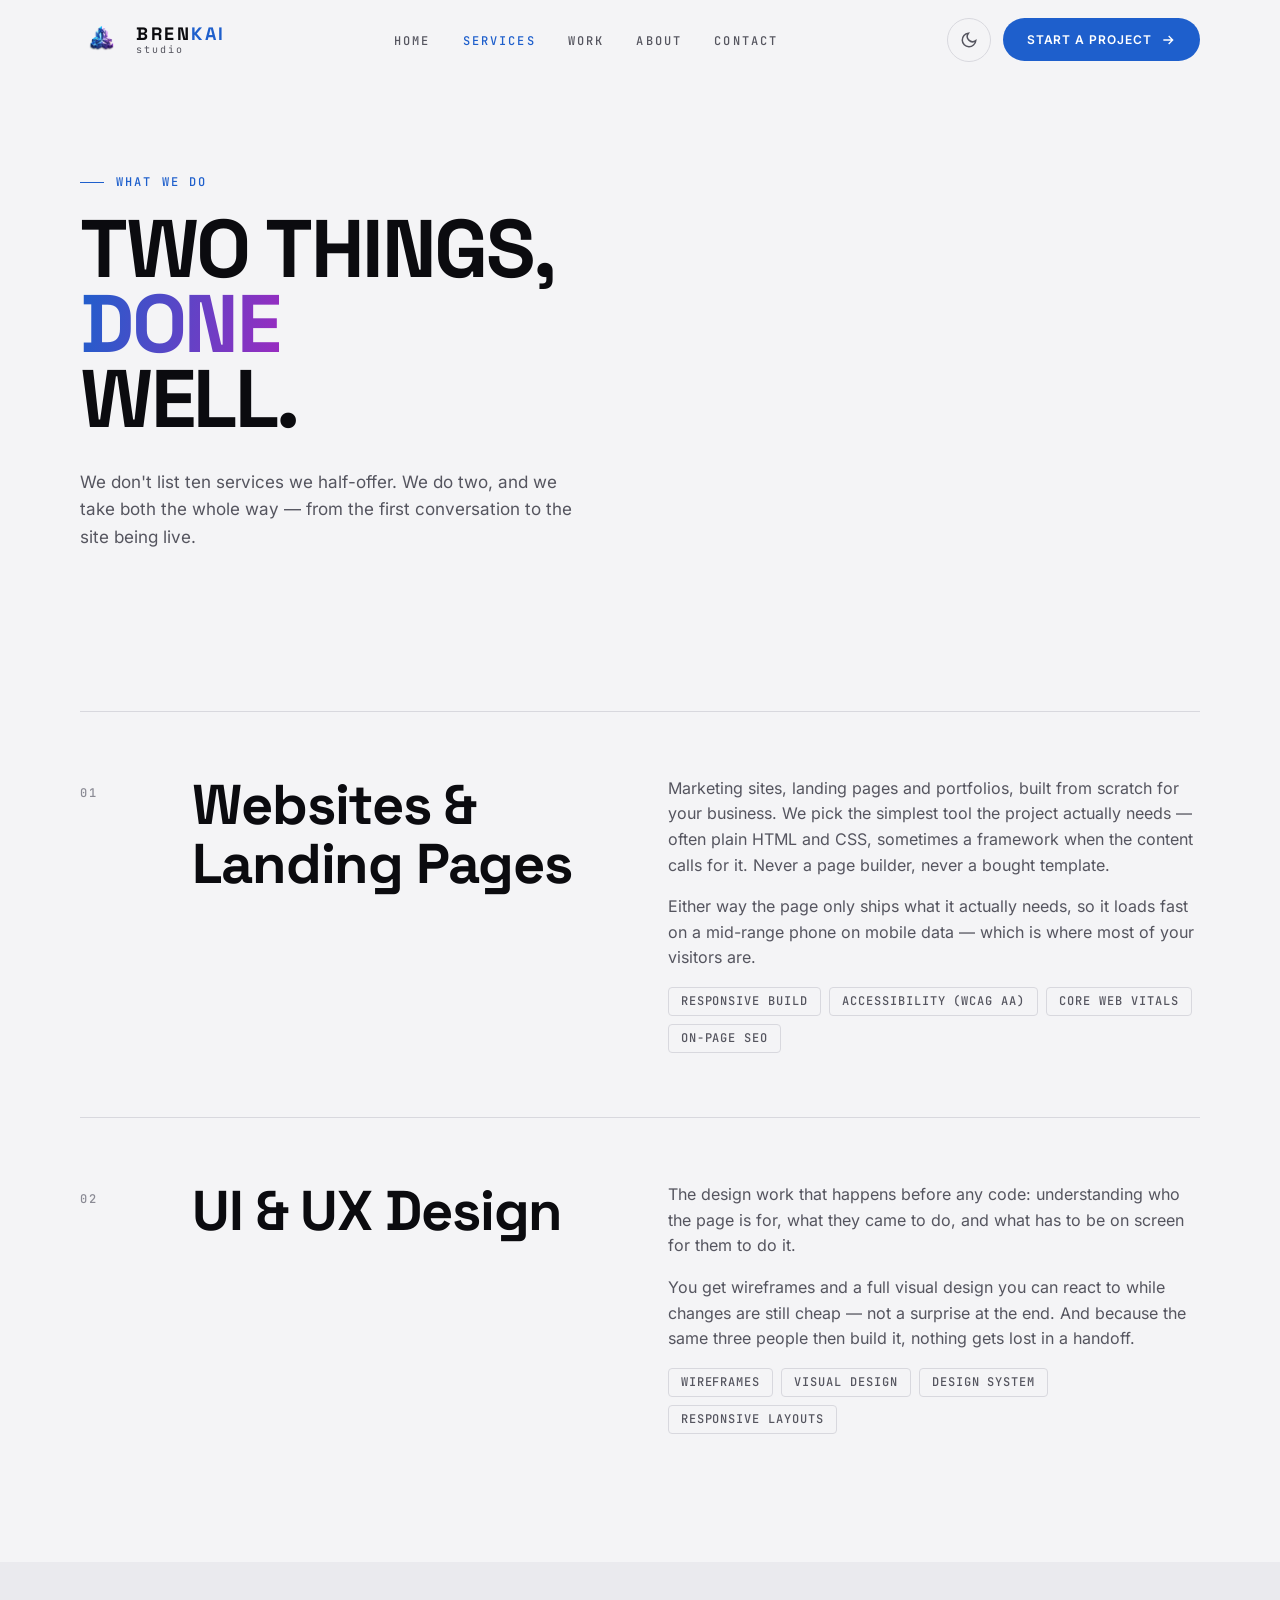
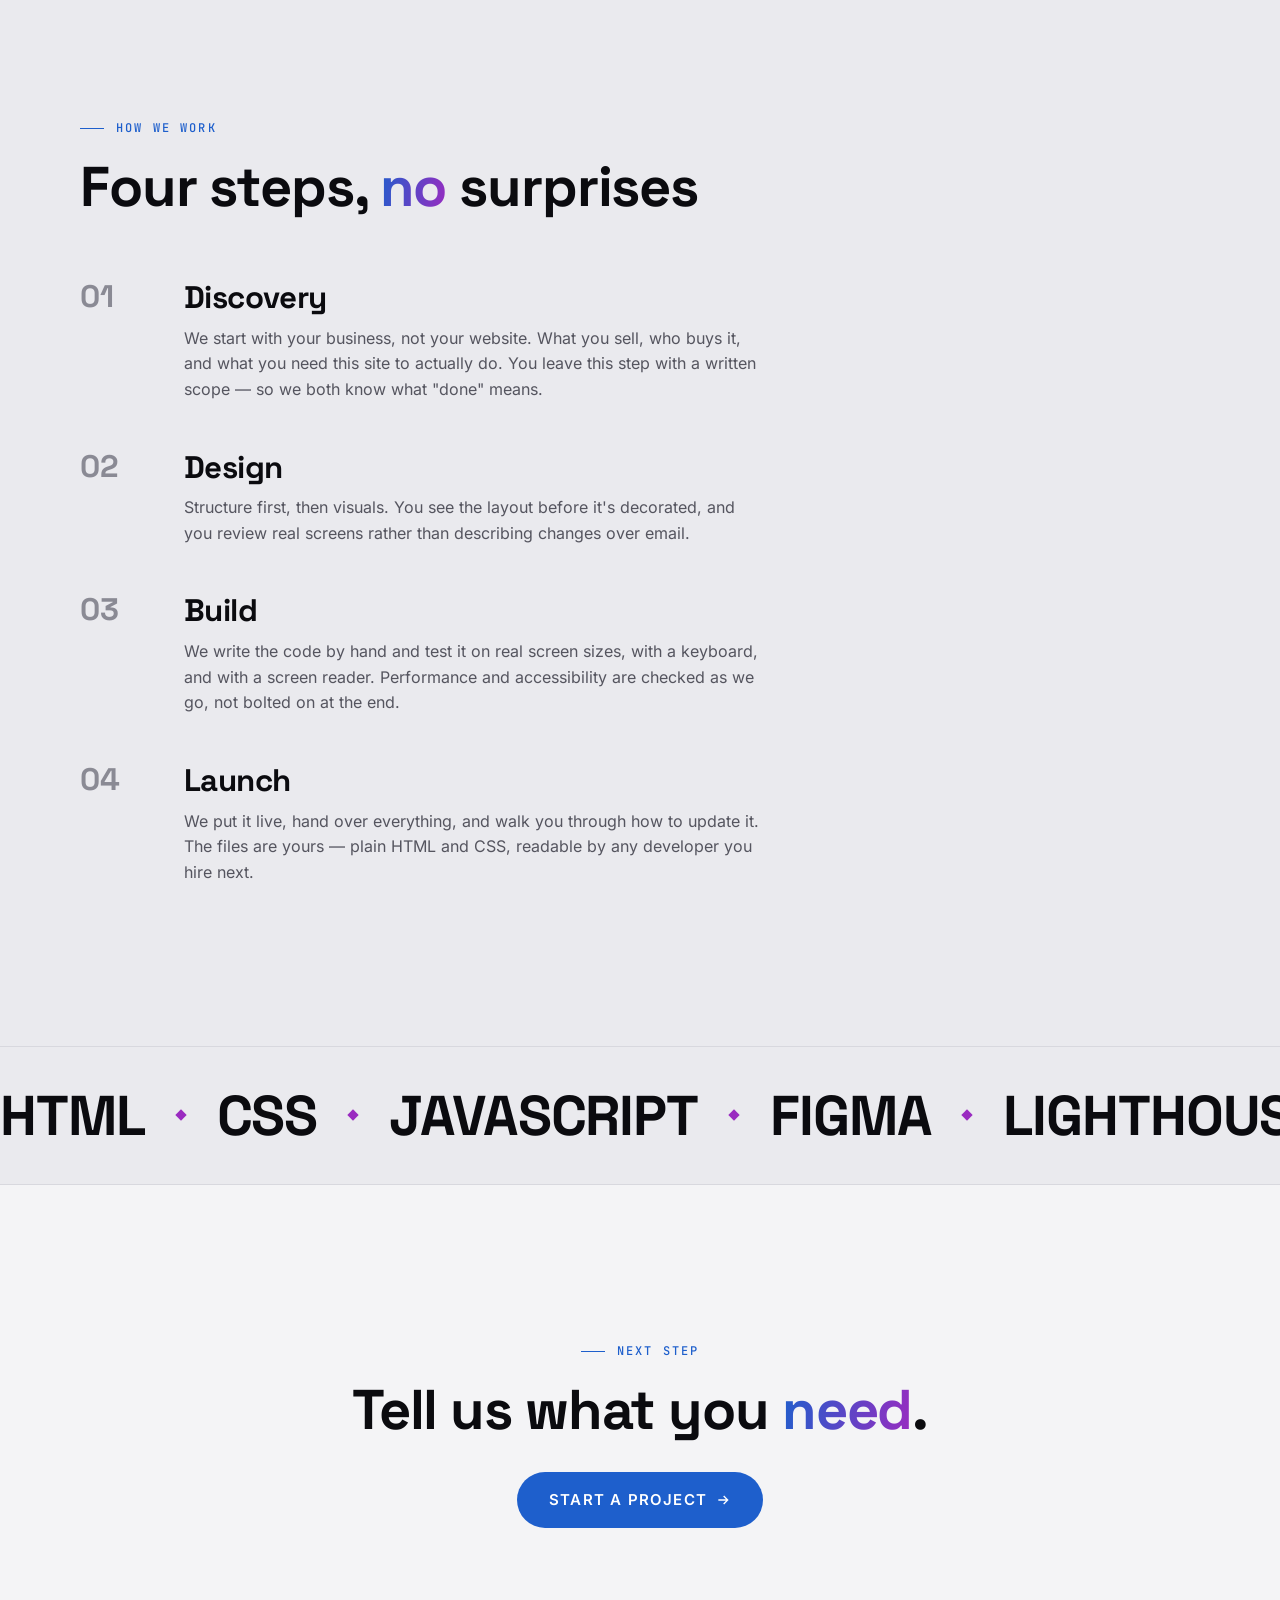
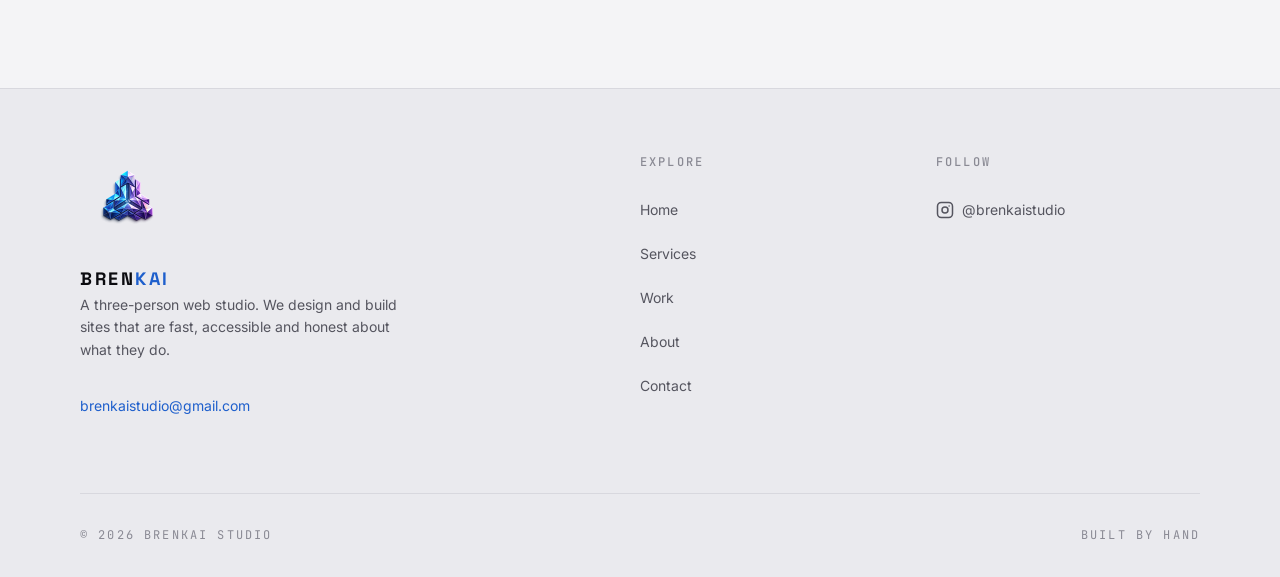
<file: services.html>
<!doctype html>
<html lang="en" class="no-js">
<head>
<meta charset="utf-8">
<meta name="viewport" content="width=device-width, initial-scale=1">
<title>Services — Brenkai Studio</title>
<meta name="description" content="Two services, done properly: websites and landing pages, and UI/UX design. Plus how we actually work with you, start to finish.">

<meta property="og:type" content="website">
<meta property="og:title" content="Services — Brenkai Studio">
<meta property="og:description" content="Two services, done properly: websites and landing pages, and UI/UX design.">
<meta property="og:url" content="[PLACEHOLDER: production URL]/services.html">
<meta name="twitter:card" content="summary_large_image">
<link rel="canonical" href="[PLACEHOLDER: production URL]/services.html">
<link rel="icon" type="image/png" sizes="32x32" href="assets/img/favicon-32.png">
<link rel="apple-touch-icon" href="assets/img/favicon-180.png">

<script>
  (function () {
    document.documentElement.classList.remove('no-js');
    var t = null;
    try { t = localStorage.getItem('theme'); } catch (e) {}
    if (!t) t = matchMedia('(prefers-color-scheme: light)').matches ? 'light' : 'dark';
    document.documentElement.setAttribute('data-theme', t);
  })();
</script>

<link rel="stylesheet" href="css/tokens.css">
<link rel="stylesheet" href="css/base.css">
<link rel="stylesheet" href="css/layout.css">
<link rel="stylesheet" href="css/components.css">
<link rel="stylesheet" href="css/pages.css">
</head>
<body>

<a class="skip-link" href="#main">Skip to content</a>

<!-- ===== HEADER — duplicated in all 5 pages (D18). Change one, change all. ===== -->
<header class="header" data-header>
  <div class="container header__inner">
    <a class="wordmark" href="index.html" aria-label="Brenkai Studio, home">
      <img class="wordmark__mark" src="assets/img/logo.png" width="192" height="192" alt="" fetchpriority="high">
      <span class="wordmark__text">
        <span class="wordmark__name">Bren<span>kai</span></span>
        <span class="wordmark__sub">studio</span>
      </span>
    </a>

    <nav class="nav" data-nav aria-label="Main">
      <ul class="nav__list">
        <li><a class="nav__link" href="index.html">Home</a></li>
        <li><a class="nav__link" href="services.html" aria-current="page">Services</a></li>
        <li><a class="nav__link" href="work.html">Work</a></li>
        <li><a class="nav__link" href="about.html">About</a></li>
        <li><a class="nav__link" href="contact.html">Contact</a></li>
      </ul>
      <a class="btn btn--primary nav__cta" href="contact.html">
        <span>Start a project</span>
        <svg viewBox="0 0 24 24" fill="none" stroke="currentColor" stroke-width="2" aria-hidden="true"><path d="M5 12h14M13 6l6 6-6 6"/></svg>
      </a>
    </nav>

    <div class="header__actions">
      <button class="theme-toggle" type="button" data-theme-toggle aria-pressed="false" aria-label="Switch to light theme">
        <svg class="theme-toggle__sun" viewBox="0 0 24 24" fill="none" stroke="currentColor" stroke-width="2" aria-hidden="true"><circle cx="12" cy="12" r="4"/><path d="M12 2v2M12 20v2M2 12h2M20 12h2M4.9 4.9l1.4 1.4M17.7 17.7l1.4 1.4M4.9 19.1l1.4-1.4M17.7 6.3l1.4-1.4"/></svg>
        <svg class="theme-toggle__moon" viewBox="0 0 24 24" fill="none" stroke="currentColor" stroke-width="2" aria-hidden="true"><path d="M21 12.8A9 9 0 1111.2 3a7 7 0 009.8 9.8z"/></svg>
      </button>

      <a class="btn btn--primary btn--sm header__cta" href="contact.html">
        <span>Start a project</span>
        <svg viewBox="0 0 24 24" fill="none" stroke="currentColor" stroke-width="2" aria-hidden="true"><path d="M5 12h14M13 6l6 6-6 6"/></svg>
      </a>

      <button class="menu-btn" type="button" data-menu-btn aria-expanded="false" aria-label="Open menu" aria-controls="main-nav">
        <svg class="menu-btn__open" viewBox="0 0 24 24" fill="none" stroke="currentColor" stroke-width="2" aria-hidden="true"><path d="M3 6h18M3 12h18M3 18h18"/></svg>
        <svg class="menu-btn__close" viewBox="0 0 24 24" fill="none" stroke="currentColor" stroke-width="2" aria-hidden="true"><path d="M6 6l12 12M18 6L6 18"/></svg>
      </button>
    </div>
  </div>
</header>

<main id="main">

  <section class="page-head">
    <div class="container">
      <p class="kicker">What we do</p>
      <h1 class="display-lg">Two things,<br><span class="grad">done</span><br>well.</h1>
      <p class="lede">We don't list ten services we half-offer. We do two, and we take both the whole way — from the first conversation to the site being live.</p>
    </div>
  </section>

  <!-- Only two services (D23). Each gets enlarged treatment: two thin rows
       would leave this page empty. -->
  <section class="section--tight">
    <div class="container">

      <article class="service reveal">
        <span class="service__num">01</span>
        <h2 class="display-md service__title">Websites &amp; Landing&nbsp;Pages</h2>
        <div>
          <p class="service__text">Marketing sites, landing pages and portfolios, built from scratch for your business. We pick the simplest tool the project actually needs — often plain HTML and CSS, sometimes a framework when the content calls for it. Never a page builder, never a bought template.</p>
          <p class="service__text" style="margin-top: var(--sp-4)">Either way the page only ships what it actually needs, so it loads fast on a mid-range phone on mobile data — which is where most of your visitors are.</p>
          <div class="service__list">
            <span class="tag">Responsive build</span>
            <span class="tag">Accessibility (WCAG AA)</span>
            <span class="tag">Core Web Vitals</span>
            <span class="tag">On-page SEO</span>
          </div>
        </div>
      </article>

      <article class="service reveal">
        <span class="service__num">02</span>
        <h2 class="display-md service__title">UI &amp; UX Design</h2>
        <div>
          <p class="service__text">The design work that happens before any code: understanding who the page is for, what they came to do, and what has to be on screen for them to do it.</p>
          <p class="service__text" style="margin-top: var(--sp-4)">You get wireframes and a full visual design you can react to while changes are still cheap — not a surprise at the end. And because the same three people then build it, nothing gets lost in a handoff.</p>
          <div class="service__list">
            <span class="tag">Wireframes</span>
            <span class="tag">Visual design</span>
            <span class="tag">Design system</span>
            <span class="tag">Responsive layouts</span>
          </div>
        </div>
      </article>

    </div>
  </section>

  <!-- Process section: gives the page body and answers "what is it like to
       work with you" — the question a new studio gets asked most. -->
  <section class="section section--surface">
    <div class="container">
      <div class="section__head">
        <p class="kicker">How we work</p>
        <h2 class="display-md">Four steps, <span class="grad">no</span> surprises</h2>
      </div>

      <ol class="numbered">
        <li class="numbered__item reveal">
          <span class="numbered__num">01</span>
          <div class="numbered__body">
            <h3 class="heading">Discovery</h3>
            <p>We start with your business, not your website. What you sell, who buys it, and what you need this site to actually do. You leave this step with a written scope — so we both know what "done" means.</p>
          </div>
        </li>
        <li class="numbered__item reveal">
          <span class="numbered__num">02</span>
          <div class="numbered__body">
            <h3 class="heading">Design</h3>
            <p>Structure first, then visuals. You see the layout before it's decorated, and you review real screens rather than describing changes over email.</p>
          </div>
        </li>
        <li class="numbered__item reveal">
          <span class="numbered__num">03</span>
          <div class="numbered__body">
            <h3 class="heading">Build</h3>
            <p>We write the code by hand and test it on real screen sizes, with a keyboard, and with a screen reader. Performance and accessibility are checked as we go, not bolted on at the end.</p>
          </div>
        </li>
        <li class="numbered__item reveal">
          <span class="numbered__num">04</span>
          <div class="numbered__body">
            <h3 class="heading">Launch</h3>
            <p>We put it live, hand over everything, and walk you through how to update it. The files are yours — plain HTML and CSS, readable by any developer you hire next.</p>
          </div>
        </li>
      </ol>
    </div>
  </section>

  <div class="marquee" aria-hidden="true">
    <div class="marquee__track">
      <div class="marquee__group">
        <span class="marquee__item">HTML</span><span class="marquee__dot"></span>
        <span class="marquee__item">CSS</span><span class="marquee__dot"></span>
        <span class="marquee__item">JavaScript</span><span class="marquee__dot"></span>
        <span class="marquee__item">Figma</span><span class="marquee__dot"></span>
        <span class="marquee__item">Lighthouse</span><span class="marquee__dot"></span>
        <span class="marquee__item">WCAG</span><span class="marquee__dot"></span>
      </div>
      <div class="marquee__group">
        <span class="marquee__item">HTML</span><span class="marquee__dot"></span>
        <span class="marquee__item">CSS</span><span class="marquee__dot"></span>
        <span class="marquee__item">JavaScript</span><span class="marquee__dot"></span>
        <span class="marquee__item">Figma</span><span class="marquee__dot"></span>
        <span class="marquee__item">Lighthouse</span><span class="marquee__dot"></span>
        <span class="marquee__item">WCAG</span><span class="marquee__dot"></span>
      </div>
    </div>
  </div>
  <p class="visually-hidden">Tools we work with: HTML, CSS, JavaScript, Figma, Lighthouse and the WCAG accessibility guidelines.</p>

  <section class="section closing">
    <div class="container">
      <p class="kicker" style="justify-content: center">Next step</p>
      <h2 class="display-md closing__title" style="margin-top: var(--sp-6)">Tell us what you <span class="grad">need</span>.</h2>
      <a class="btn btn--primary" href="contact.html">
        <span>Start a project</span>
        <svg viewBox="0 0 24 24" fill="none" stroke="currentColor" stroke-width="2" aria-hidden="true"><path d="M5 12h14M13 6l6 6-6 6"/></svg>
      </a>
    </div>
  </section>

</main>

<!-- ===== FOOTER — duplicated in all 5 pages (D18). Change one, change all. ===== -->
<footer class="footer">
  <div class="container">
    <div class="footer__grid">
      <div>
        <img class="footer__logo" src="assets/img/logo.png" width="192" height="192" alt="Brenkai Studio" loading="lazy">
        <span class="wordmark__name">Bren<span>kai</span></span>
        <p class="footer__text">A three-person web studio. We design and build sites that are fast, accessible and honest about what they do.</p>
        <a class="footer__email" href="mailto:brenkaistudio@gmail.com">brenkaistudio@gmail.com</a>
      </div>

      <div>
        <h2 class="footer__title">Explore</h2>
        <nav class="footer__links" aria-label="Footer">
          <a href="index.html">Home</a>
          <a href="services.html">Services</a>
          <a href="work.html">Work</a>
          <a href="about.html">About</a>
          <a href="contact.html">Contact</a>
        </nav>
      </div>

      <div>
        <h2 class="footer__title">Follow</h2>
        <a class="footer__social" href="https://instagram.com/brenkaistudio" target="_blank" rel="noopener noreferrer">
          <svg viewBox="0 0 24 24" fill="none" stroke="currentColor" stroke-width="2" aria-hidden="true"><rect x="2" y="2" width="20" height="20" rx="5"/><circle cx="12" cy="12" r="4"/><circle cx="17.5" cy="6.5" r="1" fill="currentColor" stroke="none"/></svg>
          <span>@brenkaistudio</span>
        </a>
      </div>
    </div>

    <div class="footer__bottom">
      <span>© 2026 Brenkai Studio</span>
      <span>Built by hand</span>
    </div>
  </div>
</footer>

<script type="module" src="js/theme.js"></script>
<script type="module" src="js/nav.js"></script>
<script type="module" src="js/reveal.js"></script>
</body>
</html>
</file>
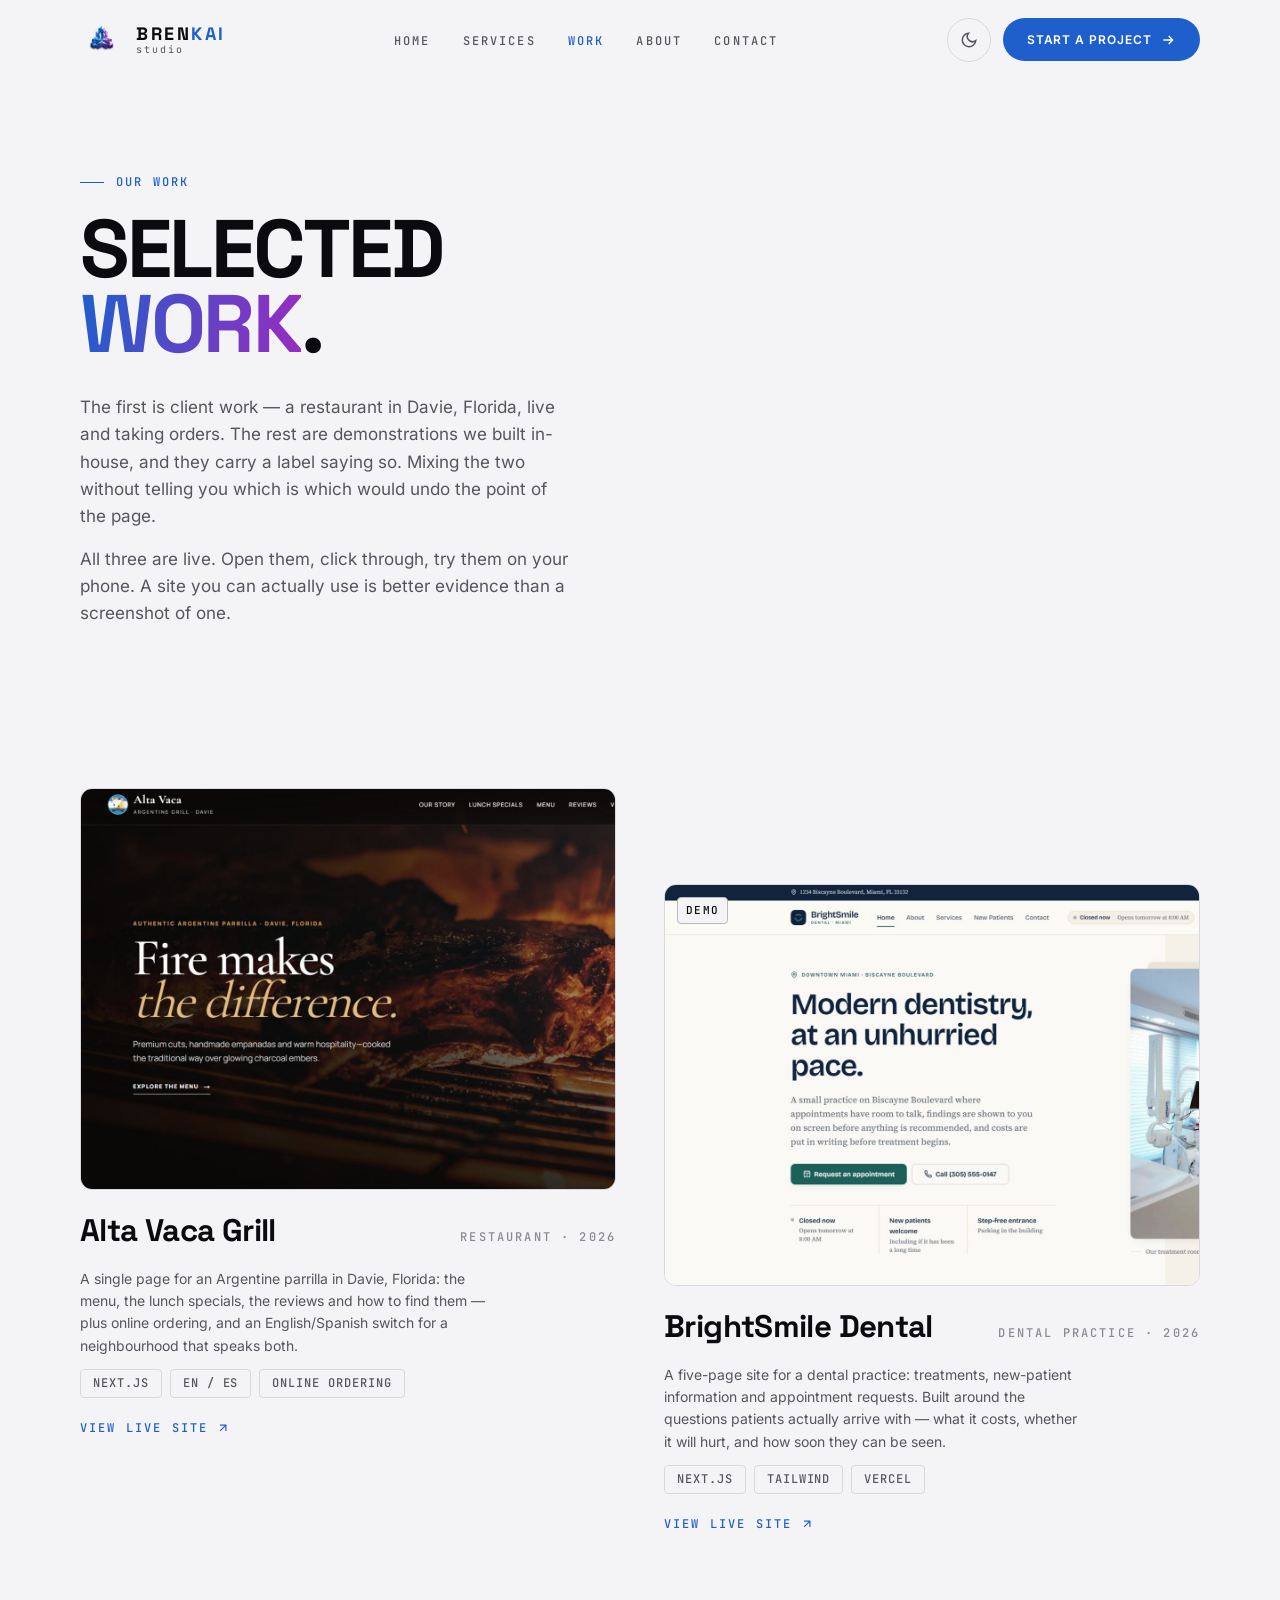
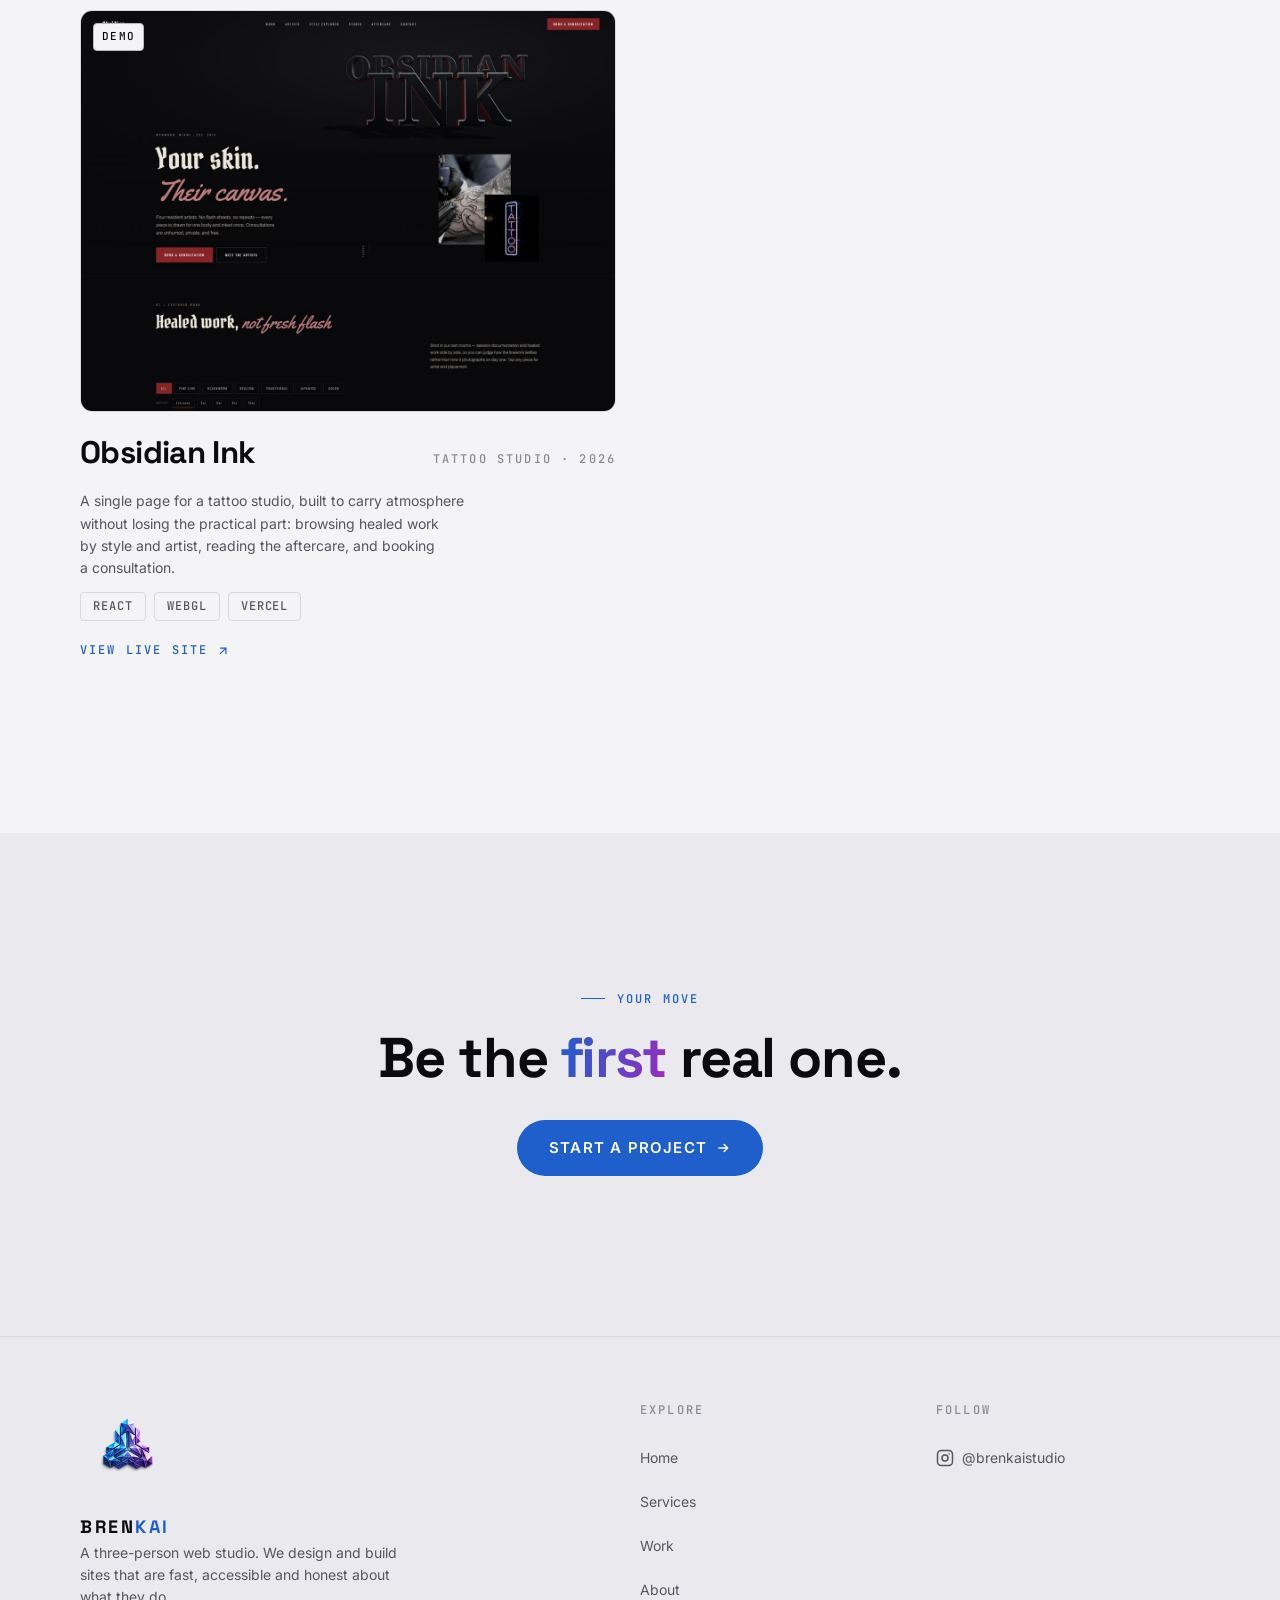
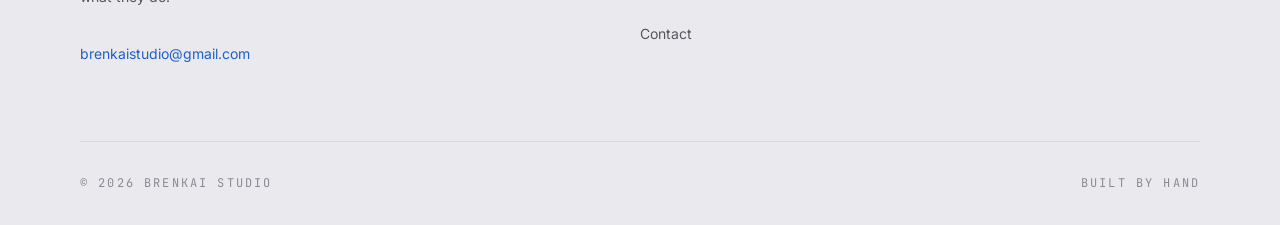
<file: work.html>
<!doctype html>
<html lang="en" class="no-js">
<head>
<meta charset="utf-8">
<meta name="viewport" content="width=device-width, initial-scale=1">
<title>Work — Brenkai Studio</title>
<meta name="description" content="Concept pieces built in-house to show how we design and build. We're a new studio — everything here is a demonstration, not client work.">

<meta property="og:type" content="website">
<meta property="og:title" content="Work — Brenkai Studio">
<meta property="og:description" content="Concept pieces built in-house to show how we design and build.">
<meta property="og:url" content="[PLACEHOLDER: production URL]/work.html">
<meta name="twitter:card" content="summary_large_image">
<link rel="canonical" href="[PLACEHOLDER: production URL]/work.html">
<link rel="icon" type="image/png" sizes="32x32" href="assets/img/favicon-32.png">
<link rel="apple-touch-icon" href="assets/img/favicon-180.png">

<script>
  (function () {
    document.documentElement.classList.remove('no-js');
    var t = null;
    try { t = localStorage.getItem('theme'); } catch (e) {}
    if (!t) t = matchMedia('(prefers-color-scheme: light)').matches ? 'light' : 'dark';
    document.documentElement.setAttribute('data-theme', t);
  })();
</script>

<link rel="stylesheet" href="css/tokens.css">
<link rel="stylesheet" href="css/base.css">
<link rel="stylesheet" href="css/layout.css">
<link rel="stylesheet" href="css/components.css">
<link rel="stylesheet" href="css/pages.css">
</head>
<body>

<a class="skip-link" href="#main">Skip to content</a>

<!-- ===== HEADER — duplicated in all 5 pages (D18). Change one, change all. ===== -->
<header class="header" data-header>
  <div class="container header__inner">
    <a class="wordmark" href="index.html" aria-label="Brenkai Studio, home">
      <img class="wordmark__mark" src="assets/img/logo.png" width="192" height="192" alt="" fetchpriority="high">
      <span class="wordmark__text">
        <span class="wordmark__name">Bren<span>kai</span></span>
        <span class="wordmark__sub">studio</span>
      </span>
    </a>

    <nav class="nav" data-nav aria-label="Main">
      <ul class="nav__list">
        <li><a class="nav__link" href="index.html">Home</a></li>
        <li><a class="nav__link" href="services.html">Services</a></li>
        <li><a class="nav__link" href="work.html" aria-current="page">Work</a></li>
        <li><a class="nav__link" href="about.html">About</a></li>
        <li><a class="nav__link" href="contact.html">Contact</a></li>
      </ul>
      <a class="btn btn--primary nav__cta" href="contact.html">
        <span>Start a project</span>
        <svg viewBox="0 0 24 24" fill="none" stroke="currentColor" stroke-width="2" aria-hidden="true"><path d="M5 12h14M13 6l6 6-6 6"/></svg>
      </a>
    </nav>

    <div class="header__actions">
      <button class="theme-toggle" type="button" data-theme-toggle aria-pressed="false" aria-label="Switch to light theme">
        <svg class="theme-toggle__sun" viewBox="0 0 24 24" fill="none" stroke="currentColor" stroke-width="2" aria-hidden="true"><circle cx="12" cy="12" r="4"/><path d="M12 2v2M12 20v2M2 12h2M20 12h2M4.9 4.9l1.4 1.4M17.7 17.7l1.4 1.4M4.9 19.1l1.4-1.4M17.7 6.3l1.4-1.4"/></svg>
        <svg class="theme-toggle__moon" viewBox="0 0 24 24" fill="none" stroke="currentColor" stroke-width="2" aria-hidden="true"><path d="M21 12.8A9 9 0 1111.2 3a7 7 0 009.8 9.8z"/></svg>
      </button>

      <a class="btn btn--primary btn--sm header__cta" href="contact.html">
        <span>Start a project</span>
        <svg viewBox="0 0 24 24" fill="none" stroke="currentColor" stroke-width="2" aria-hidden="true"><path d="M5 12h14M13 6l6 6-6 6"/></svg>
      </a>

      <button class="menu-btn" type="button" data-menu-btn aria-expanded="false" aria-label="Open menu" aria-controls="main-nav">
        <svg class="menu-btn__open" viewBox="0 0 24 24" fill="none" stroke="currentColor" stroke-width="2" aria-hidden="true"><path d="M3 6h18M3 12h18M3 18h18"/></svg>
        <svg class="menu-btn__close" viewBox="0 0 24 24" fill="none" stroke="currentColor" stroke-width="2" aria-hidden="true"><path d="M6 6l12 12M18 6L6 18"/></svg>
      </button>
    </div>
  </div>
</header>

<main id="main">

  <section class="page-head">
    <div class="container">
      <p class="kicker">Our work</p>
      <h1 class="display-lg">Selected<br><span class="grad">work</span>.</h1>
      <p class="lede">The first is client work — a restaurant in Davie, Florida, live and taking orders. The rest are demonstrations we built in-house, and they carry a label saying so. Mixing the two without telling you which is which would undo the point of the page.</p>
      <p class="lede" style="margin-top: var(--sp-4)">All three are live. Open them, click through, try them on your phone. A site you can actually use is better evidence than a screenshot of one.</p>
    </div>
  </section>

  <section class="section--tight" style="padding-bottom: var(--section-y)">
    <div class="container">
      <div class="work-grid">

        <!-- Alta Vaca Grill — the first real client project (D54). No DEMO
             badge: the badge marks demonstrations, and applying it here would
             misrepresent client work as a mock. The two below it keep theirs. -->
        <article class="project reveal">
          <div class="project__media">
            <a class="project__media-link" href="https://www.altavaca.com/"
               target="_blank" rel="noopener noreferrer" tabindex="-1">
              <img class="project__img" src="assets/img/work-altavaca.jpg" width="1200" height="900"
                   alt="The Alta Vaca Grill home page: a headline reading Fire makes the difference, over a photograph of steak on a charcoal grill."
                   loading="lazy" decoding="async">
            </a>
          </div>
          <div class="project__foot">
            <h2 class="project__name">Alta Vaca Grill</h2>
            <span class="project__meta">Restaurant · 2026</span>
          </div>
          <p class="project__desc">A single page for an Argentine parrilla in Davie, Florida: the menu, the lunch specials, the reviews and how to find them — plus online ordering, and an English/Spanish switch for a neighbourhood that speaks both.</p>
          <div class="project__tags">
            <span class="tag">Next.js</span><span class="tag">EN / ES</span><span class="tag">Online ordering</span>
          </div>
          <p class="project__live">
            <a class="link" href="https://www.altavaca.com/" target="_blank" rel="noopener noreferrer">
              <span>View live site</span>
              <svg viewBox="0 0 24 24" fill="none" stroke="currentColor" stroke-width="2" aria-hidden="true"><path d="M7 17L17 7M7 7h10v10"/></svg>
            </a>
          </p>
        </article>

        <!-- BrightSmile is a live demonstration site we built ourselves, not
             a client project — hence the badge stays. -->
        <article class="project reveal">
          <div class="project__media">
            <a class="project__media-link" href="https://brightsmile-dental-sage.vercel.app/"
               target="_blank" rel="noopener noreferrer" tabindex="-1">
              <img class="project__img" src="assets/img/work-brightsmile.jpg" width="1200" height="900"
                   alt="The BrightSmile Dental home page: a headline reading Modern dentistry, at an unhurried pace, with appointment and phone buttons."
                   loading="lazy" decoding="async">
            </a>
            <span class="project__badge">Demo</span>
          </div>
          <div class="project__foot">
            <h2 class="project__name">BrightSmile Dental</h2>
            <span class="project__meta">Dental practice · 2026</span>
          </div>
          <p class="project__desc">A five-page site for a dental practice: treatments, new-patient information and appointment requests. Built around the questions patients actually arrive with — what it costs, whether it will hurt, and how soon they can be seen.</p>
          <div class="project__tags">
            <span class="tag">Next.js</span><span class="tag">Tailwind</span><span class="tag">Vercel</span>
          </div>
          <p class="project__live">
            <a class="link" href="https://brightsmile-dental-sage.vercel.app/" target="_blank" rel="noopener noreferrer">
              <span>View live site</span>
              <svg viewBox="0 0 24 24" fill="none" stroke="currentColor" stroke-width="2" aria-hidden="true"><path d="M7 17L17 7M7 7h10v10"/></svg>
            </a>
          </p>
        </article>

        <article class="project reveal">
          <div class="project__media">
            <a class="project__media-link" href="https://obsidian-ink-kappa.vercel.app/"
               target="_blank" rel="noopener noreferrer" tabindex="-1">
              <img class="project__img" src="assets/img/work-obsidian.jpg" width="1200" height="900"
                   alt="The Obsidian Ink home page: the studio name rendered as heavy three-dimensional lettering above a headline reading Your skin. Their canvas."
                   loading="lazy" decoding="async">
            </a>
            <span class="project__badge">Demo</span>
          </div>
          <div class="project__foot">
            <h2 class="project__name">Obsidian Ink</h2>
            <span class="project__meta">Tattoo studio · 2026</span>
          </div>
          <p class="project__desc">A single page for a tattoo studio, built to carry atmosphere without losing the practical part: browsing healed work by style and artist, reading the aftercare, and booking a consultation.</p>
          <div class="project__tags">
            <span class="tag">React</span><span class="tag">WebGL</span><span class="tag">Vercel</span>
          </div>
          <p class="project__live">
            <a class="link" href="https://obsidian-ink-kappa.vercel.app/" target="_blank" rel="noopener noreferrer">
              <span>View live site</span>
              <svg viewBox="0 0 24 24" fill="none" stroke="currentColor" stroke-width="2" aria-hidden="true"><path d="M7 17L17 7M7 7h10v10"/></svg>
            </a>
          </p>
        </article>

      </div>
    </div>
  </section>

  <section class="section closing section--surface">
    <div class="container">
      <p class="kicker" style="justify-content: center">Your move</p>
      <h2 class="display-md closing__title" style="margin-top: var(--sp-6)">Be the <span class="grad">first</span> real one.</h2>
      <a class="btn btn--primary" href="contact.html">
        <span>Start a project</span>
        <svg viewBox="0 0 24 24" fill="none" stroke="currentColor" stroke-width="2" aria-hidden="true"><path d="M5 12h14M13 6l6 6-6 6"/></svg>
      </a>
    </div>
  </section>

</main>

<!-- ===== FOOTER — duplicated in all 5 pages (D18). Change one, change all. ===== -->
<footer class="footer">
  <div class="container">
    <div class="footer__grid">
      <div>
        <img class="footer__logo" src="assets/img/logo.png" width="192" height="192" alt="Brenkai Studio" loading="lazy">
        <span class="wordmark__name">Bren<span>kai</span></span>
        <p class="footer__text">A three-person web studio. We design and build sites that are fast, accessible and honest about what they do.</p>
        <a class="footer__email" href="mailto:brenkaistudio@gmail.com">brenkaistudio@gmail.com</a>
      </div>

      <div>
        <h2 class="footer__title">Explore</h2>
        <nav class="footer__links" aria-label="Footer">
          <a href="index.html">Home</a>
          <a href="services.html">Services</a>
          <a href="work.html">Work</a>
          <a href="about.html">About</a>
          <a href="contact.html">Contact</a>
        </nav>
      </div>

      <div>
        <h2 class="footer__title">Follow</h2>
        <a class="footer__social" href="https://instagram.com/brenkaistudio" target="_blank" rel="noopener noreferrer">
          <svg viewBox="0 0 24 24" fill="none" stroke="currentColor" stroke-width="2" aria-hidden="true"><rect x="2" y="2" width="20" height="20" rx="5"/><circle cx="12" cy="12" r="4"/><circle cx="17.5" cy="6.5" r="1" fill="currentColor" stroke="none"/></svg>
          <span>@brenkaistudio</span>
        </a>
      </div>
    </div>

    <div class="footer__bottom">
      <span>© 2026 Brenkai Studio</span>
      <span>Built by hand</span>
    </div>
  </div>
</footer>

<script type="module" src="js/theme.js"></script>
<script type="module" src="js/nav.js"></script>
<script type="module" src="js/reveal.js"></script>
</body>
</html>
</file>
<file: css/tokens.css>
/* ========================================================================== 
   tokens.css — single source of design values
   See specs/design.md §13. Never write a raw value in another stylesheet.
   Components must use SEMANTIC ROLES (--bg-card, --text-body, --on-action),
   never raw tokens (--ink-800, --action). That is what makes theming work
   without duplicating a single component rule.
   ========================================================================== */

:root {
  /* --- Colour: neutrals ------------------------------------------------- */
  --ink-950: #0B0B0F;
  --ink-900: #111116;
  --ink-800: #17171E;
  --ink-700: #22222C;
  --ink-600: #33333F;
  --ink-400: #6E6E7A;
  --ink-300: #A1A1AD;
  --ink-100: #E4E4E9;
  --ink-50:  #F4F4F6;

  /* --- Colour: brand (from the logo). DECORATIVE ONLY.
         These fail contrast — 1.8:1 and 1.9:1. Never put text in them. --- */
  --brand-blue:   #184890;
  --brand-violet: #483078;
  --brand-purple: #601878;

  /* --- Colour: interface (lifted, AA-verified on --ink-950) ------------- */
  --action:      #478AF5;  /* 5.8:1 */
  --action-lift: #6FA4F8;  /* 7.8:1 — LIGHTENS on hover in dark theme */
  --accent:      #D068F3;  /* 6.5:1 */
  --alert:       #FF5C5C;

  --gradient-text: linear-gradient(100deg, var(--action) 0%, var(--accent) 100%);
  --gradient-glow: linear-gradient(100deg, var(--brand-blue) 0%, var(--brand-purple) 100%);

  /* --- Colour: semantic roles — DARK THEME (default) -------------------- */
  --bg-page:      var(--ink-950);
  --bg-surface:   var(--ink-900);
  --bg-card:      var(--ink-800);
  --text-title:   var(--ink-50);
  --text-body:    var(--ink-100);
  --text-muted:   var(--ink-300);
  --text-decor:   var(--ink-400);   /* >=24px only — 3.8:1 */
  --border:       var(--ink-700);
  --border-hover: var(--ink-600);
  --focus-ring:   var(--action);
  --on-action:    var(--ink-950);   /* text on the primary button */

  /* --- Hero demo exception (D49) ----------------------------------------
     The browser and the fictional client site are a contained visual demo.
     They may use their own black/gold palette, glow and depth while the
     Brenkai UI outside this component continues to use semantic roles only. */
  --hero-browser-bg: #09090D;
  --hero-browser-chrome: #0D0D12;
  --hero-browser-border: rgba(255, 255, 255, 0.13);
  --hero-browser-muted: #777987;
  --hero-browser-dot: #41414C;
  --hero-browser-shadow: 0 48px 90px rgba(0, 0, 0, 0.48), 0 18px 38px rgba(0, 0, 0, 0.30);
  --hero-demo-bg: #050504;
  --hero-demo-bg-soft: #11100D;
  --hero-demo-title: #F3EEE5;
  --hero-demo-body: #8D867B;
  --hero-demo-muted: #756E62;
  --hero-demo-gold: #D8B66D;
  --hero-demo-gold-lift: #F1D08A;
  --hero-demo-gold-dark: #8E672D;
  --hero-demo-gold-deep: #5E3B16;
  --hero-demo-border: rgba(214, 180, 111, 0.18);
  --hero-demo-flame: #FF9B2F;
  --hero-demo-flame-hot: #FFD98A;
  --hero-demo-flame-deep: #B94D0B;
  --hero-demo-serif: Georgia, 'Times New Roman', serif;
  --hero-browser-radius: 24px;
  --hero-browser-chrome-h: 48px;
  --hero-stage-min: 560px;
  --hero-perspective: 1400px;
  --hero-dur-arrive: 1600ms;
  --hero-dur-build: 850ms;
  --hero-dur-float: 6000ms;
  --hero-ease: cubic-bezier(.16, .78, .18, 1);

  /* --- Type ------------------------------------------------------------- */
  --font-display: 'Space Grotesk', system-ui, sans-serif;
  --font-body:    'Inter', system-ui, -apple-system, 'Segoe UI', sans-serif;
  --font-mono:    'JetBrains Mono', ui-monospace, 'Cascadia Mono', monospace;

  --fs-display-xl: clamp(2.75rem, 1.5rem + 6.25vw, 8rem);
  --fs-display-lg: clamp(2.25rem, 1.3rem + 4.75vw, 5.5rem);
  --fs-display-md: clamp(1.875rem, 1.3rem + 2.9vw, 3.5rem);
  --fs-heading:    clamp(1.5rem, 1.35rem + 0.75vw, 2rem);
  --fs-marquee:    clamp(2rem, 1.4rem + 3vw, 3.5rem);
  --fs-subheading: 1.25rem;
  --fs-body-lg:    1.0625rem;
  --fs-body:       1rem;
  --fs-body-sm:    0.875rem;
  --fs-mono:       0.75rem;

  --lh-display: 0.92;
  --lh-heading: 1.05;
  --lh-body:    1.6;
  --ls-display: -0.03em;
  --ls-heading: -0.02em;
  --ls-mono:    0.18em;
  --ls-button:  0.08em;

  /* --- Space ------------------------------------------------------------ */
  --sp-1: 4px;    --sp-2: 8px;    --sp-3: 12px;   --sp-4: 16px;
  --sp-6: 24px;   --sp-8: 32px;   --sp-12: 48px;  --sp-16: 64px;
  --sp-24: 96px;  --sp-32: 128px; --sp-40: 160px; --sp-50: 200px;

  --section-y:   var(--sp-24);
  --page-x:      20px;
  --content-max: 1440px;
  --measure:     65ch;
  --header-h:    64px;

  /* --- Border & radius -------------------------------------------------- */
  --border-w: 1px;
  --radius-sm:   4px;
  --radius-md:   8px;    /* form fields */
  --radius-lg:   12px;   /* cards, image containers */
  --radius-xl:   20px;
  --radius-pill: 999px;  /* buttons — and only buttons */

  /* --- Motion ----------------------------------------------------------- */
  --dur-fast:   180ms;
  --dur-base:   200ms;
  --dur-slow:   400ms;
  --dur-reveal: 500ms;
  --ease-out:   cubic-bezier(0, 0, 0.2, 1);
  --ease-image: cubic-bezier(.2, .8, .2, 1);
}

/* ========================================================================== 
   LIGHT THEME — only the semantic roles change.
   The dark palette does NOT work inverted: --action would drop to 3.4:1 and
   --accent to 3.0:1 on a light background. These are the DARK versions of the
   same hues. Every value below is verified against #F4F4F6.
   ========================================================================== */

:root[data-theme="light"] {
  --bg-page:      #F4F4F6;
  --bg-surface:   #EAEAEE;
  --bg-card:      #FFFFFF;
  --text-title:   #0B0B0F;  /* 17.9:1 */
  --text-body:    #22222C;  /* 14.5:1 */
  --text-muted:   #55555F;  /*  6.6:1 */
  --text-decor:   #8A8A94;  /*  3.1:1 — >=24px only */
  --border:       #D8D8DE;
  --border-hover: #B8B8C2;

  --action:      #1E5FCC;   /* 5.4:1 */
  --action-lift: #17499E;   /* 7.7:1 — DARKENS on hover in light theme */
  --accent:      #9A2BC0;   /* 5.5:1 */
  --alert:       #C41E1E;   /* 5.3:1 — #FF5C5C is only 2.8:1 here */
  --on-action:   #FFFFFF;   /* 5.9:1 on --action */

  /* Decorative shapes lighten: the raw logo colours would read as heavy
     blotches on white. */
  --brand-blue:   #A8C4EC;
  --brand-violet: #BFB0E0;
  --brand-purple: #D4AEE2;

  --focus-ring: var(--action);
}

/* --- Responsive token overrides ----------------------------------------- */
@media (min-width: 768px) {
  :root { --page-x: 40px; }
}

@media (min-width: 1024px) {
  :root {
    --page-x: 80px;
    --section-y: var(--sp-40);
    --header-h: 80px;
  }
}

/* Zeroing durations covers transitions. Marquees and IntersectionObserver
   reveals are switched off separately — see base.css and js/reveal.js. */
@media (prefers-reduced-motion: reduce) {
  :root {
    --dur-fast: 0ms;
    --dur-base: 0ms;
    --dur-slow: 0ms;
    --dur-reveal: 0ms;
  }
}
</file>
<file: css/base.css>
/* ==========================================================================
   base.css — reset, fonts, base typography, utilities
   ========================================================================== */

/* --- Fonts ---------------------------------------------------------------
   Self-hosted, no CDN. Variable WOFF2 files live in assets/fonts/.
   ------------------------------------------------------------------------ */

@font-face {
  font-family: 'Space Grotesk';
  src: url('../assets/fonts/space-grotesk-variable.woff2') format('woff2');
  font-weight: 300 700;
  font-style: normal;
  font-display: swap;
}

@font-face {
  font-family: 'Inter';
  src: url('../assets/fonts/inter-variable.woff2') format('woff2');
  font-weight: 100 900;
  font-style: normal;
  font-display: swap;
}

@font-face {
  font-family: 'JetBrains Mono';
  src: url('../assets/fonts/jetbrains-mono-variable.woff2') format('woff2');
  font-weight: 100 800;
  font-style: normal;
  font-display: swap;
}

/* --- Reset --------------------------------------------------------------- */

*,
*::before,
*::after { box-sizing: border-box; }

* { margin: 0; }

html {
  -webkit-text-size-adjust: 100%;
  scroll-behavior: smooth;
  scroll-padding-top: calc(var(--header-h) + var(--sp-6));
}

@media (prefers-reduced-motion: reduce) {
  html { scroll-behavior: auto; }
}

body {
  background-color: var(--bg-page);
  color: var(--text-body);
  font-family: var(--font-body);
  font-size: var(--fs-body);
  line-height: var(--lh-body);
  font-weight: 400;
  -webkit-font-smoothing: antialiased;
  min-height: 100vh;
  overflow-x: hidden;
}

img,
picture,
svg,
video {
  display: block;
  max-width: 100%;
}

input,
button,
textarea,
select { font: inherit; color: inherit; }

button { background: none; border: none; cursor: pointer; }

ul, ol { list-style: none; padding: 0; }

a { color: inherit; text-decoration: none; }

/* --- Focus ---------------------------------------------------------------
   Never remove the outline without a replacement. Not transitioned. --- */

:focus-visible {
  outline: 2px solid var(--focus-ring);
  outline-offset: 2px;
  border-radius: var(--radius-sm);
}

/* --- Base typography ----------------------------------------------------- */

h1, h2, h3, h4 {
  font-family: var(--font-display);
  color: var(--text-title);
  text-wrap: balance;
}

p { text-wrap: pretty; }

.display-xl,
.display-lg {
  font-size: var(--fs-display-lg);
  font-weight: 700;
  line-height: var(--lh-display);
  letter-spacing: var(--ls-display);
  text-transform: uppercase;
}

.display-xl { font-size: var(--fs-display-xl); }

.display-md {
  font-size: var(--fs-display-md);
  font-weight: 700;
  line-height: var(--lh-heading);
  letter-spacing: var(--ls-heading);
}

.heading {
  font-size: var(--fs-heading);
  font-weight: 700;
  line-height: var(--lh-heading);
  letter-spacing: var(--ls-heading);
}

/* The one word per display title that carries the brand gradient.
   Both ends of --gradient-text pass AA, so the text stays legible
   across the whole sweep. */
.grad {
  background: var(--gradient-text);
  -webkit-background-clip: text;
  background-clip: text;
  color: transparent;
}

/* --- Kicker: the mono accent. The studio's signature gesture (D11). ------ */

.kicker {
  display: flex;
  align-items: center;
  gap: var(--sp-3);
  font-family: var(--font-mono);
  font-size: var(--fs-mono);
  font-weight: 500;
  line-height: 1;
  letter-spacing: var(--ls-mono);
  text-transform: uppercase;
  color: var(--action);
}

.kicker::before {
  content: '';
  width: 24px;
  height: 1px;
  background-color: currentColor;
  flex: none;
}

.lede {
  font-size: var(--fs-body-lg);
  color: var(--text-muted);
  max-width: 46ch;
}

.mono {
  font-family: var(--font-mono);
  font-size: var(--fs-mono);
  font-weight: 500;
  letter-spacing: var(--ls-mono);
  text-transform: uppercase;
}

/* --- Utilities ----------------------------------------------------------- */

.measure { max-width: var(--measure); }

.visually-hidden {
  position: absolute;
  width: 1px;
  height: 1px;
  padding: 0;
  margin: -1px;
  overflow: hidden;
  clip: rect(0 0 0 0);
  white-space: nowrap;
  border: 0;
}

.skip-link {
  position: absolute;
  top: var(--sp-2);
  left: var(--sp-2);
  z-index: 100;
  padding: var(--sp-3) var(--sp-4);
  background-color: var(--action);
  color: var(--on-action);
  border-radius: var(--radius-md);
  font-weight: 600;
  transform: translateY(-200%);
}

.skip-link:focus { transform: translateY(0); }

/* --- Scroll reveal -------------------------------------------------------
   Fires once at 20% visibility. Never reverses on scroll back.

   IMPORTANT: .reveal on its own does NOTHING. The hidden state only applies
   once js/reveal.js has added [data-armed]. Content must never depend on a
   script running to become visible — if the JS is blocked, fails to parse,
   or is switched off, the page still reads normally.
   ------------------------------------------------------------------------ */

.reveal[data-armed] {
  opacity: 0;
  transform: translateY(16px);
  transition:
    opacity var(--dur-reveal) var(--ease-out),
    transform var(--dur-reveal) var(--ease-out);
  transition-delay: calc(var(--index, 0) * 60ms);
}

.reveal[data-armed].is-visible {
  opacity: 1;
  transform: none;
}

@media (prefers-reduced-motion: reduce) {
  .reveal[data-armed] {
    opacity: 1;
    transform: none;
    transition: none;
  }
}
</file>
<file: css/layout.css>
/* ==========================================================================
   layout.css — container, sections, header, footer
   ========================================================================== */

.container {
  width: 100%;
  max-width: var(--content-max);
  margin-inline: auto;
  padding-inline: var(--page-x);
}

.section { padding-block: var(--section-y); }

.section--tight { padding-block: var(--sp-16); }

.section--surface { background-color: var(--bg-surface); }

.section__head { margin-bottom: var(--sp-12); }

.section__head .kicker { margin-bottom: var(--sp-4); }

@media (min-width: 1024px) {
  .section__head { margin-bottom: var(--sp-16); }
  .section__head .kicker { margin-bottom: var(--sp-6); }
}

/* ==========================================================================
   Header — duplicated across all 5 HTML files by decision (D18).
   Changing it means editing every file. Check each one.
   ========================================================================== */

.header {
  position: fixed;
  inset: 0 0 auto 0;
  z-index: 50;
  height: var(--header-h);
  display: flex;
  align-items: center;
  transition: background-color var(--dur-base) var(--ease-out),
              border-color var(--dur-base) var(--ease-out);
  border-bottom: var(--border-w) solid transparent;
}

.header.is-stuck {
  background-color: color-mix(in srgb, var(--bg-page) 82%, transparent);
  backdrop-filter: blur(12px);
  border-bottom-color: var(--border);
}

.header__inner {
  display: flex;
  align-items: center;
  justify-content: space-between;
  gap: var(--sp-6);
  width: 100%;
}

/* Wordmark = symbol + name (D44).
   44px is below the 64px floor set by D40, but that floor was measured with
   the symbol standing ALONE. Beside the name it only has to accompany, and
   the faceted silhouette still reads at 44px — verified. The inner </> is
   lost at this size, which is fine; the name carries identification.
   44px also equals the minimum tap target, so the whole lockup is one
   comfortable target. */
.wordmark {
  display: flex;
  flex-direction: row;
  align-items: center;
  gap: var(--sp-3);
  min-height: 44px;
  line-height: 1;
}

.wordmark__mark {
  width: 44px;
  height: 44px;
  flex: none;
}

.wordmark__text {
  display: flex;
  flex-direction: column;
  justify-content: center;
}

.wordmark__name {
  display: block;
  font-family: var(--font-display);
  font-weight: 700;
  font-size: 1.125rem;
  letter-spacing: 0.14em;
  text-transform: uppercase;
  color: var(--text-title);
}

.wordmark__name span { color: var(--action); }

.wordmark__sub {
  display: block;
  margin-top: 2px;
  font-family: var(--font-mono);
  font-size: 0.625rem;
  font-weight: 400;
  letter-spacing: 0.2em;
  text-transform: lowercase;
  color: var(--text-muted);
}

.header__actions {
  display: flex;
  align-items: center;
  gap: var(--sp-3);
}

/* --- Navigation ---------------------------------------------------------- */

.nav__list {
  display: flex;
  align-items: center;
  gap: var(--sp-8);
}

.nav__link {
  font-family: var(--font-mono);
  font-size: var(--fs-mono);
  font-weight: 500;
  letter-spacing: var(--ls-mono);
  text-transform: uppercase;
  color: var(--text-muted);
  transition: color var(--dur-fast) var(--ease-out);
}

.nav__link:hover { color: var(--text-title); }

.nav__link[aria-current='page'] { color: var(--action); }

/* --- Theme toggle -------------------------------------------------------- */

.theme-toggle {
  display: grid;
  place-items: center;
  width: 44px;   /* minimum tap target */
  height: 44px;
  border-radius: var(--radius-pill);
  border: var(--border-w) solid var(--border);
  color: var(--text-muted);
  transition: color var(--dur-fast) var(--ease-out),
              border-color var(--dur-fast) var(--ease-out);
}

.theme-toggle:hover {
  color: var(--text-title);
  border-color: var(--border-hover);
}

.theme-toggle svg { width: 18px; height: 18px; }

.theme-toggle__moon { display: none; }
:root[data-theme='light'] .theme-toggle__sun { display: none; }
:root[data-theme='light'] .theme-toggle__moon { display: block; }

/* --- Mobile menu --------------------------------------------------------- */

.menu-btn {
  display: grid;
  place-items: center;
  width: 44px;
  height: 44px;
  color: var(--text-title);
}

.menu-btn svg { width: 22px; height: 22px; }

.menu-btn__close { display: none; }
.menu-btn[aria-expanded='true'] .menu-btn__open { display: none; }
.menu-btn[aria-expanded='true'] .menu-btn__close { display: block; }

@media (max-width: 1023px) {
  /* Below desktop the header is wordmark + toggle + menu button only.
     The CTA lives inside the open menu (.nav__cta) instead — leaving it in
     the bar pushes the menu button off the right edge.
     Needs .header__actions to outrank `.btn { display: inline-flex }`. */
  .header__actions .header__cta { display: none; }

  /* The open menu is a fixed overlay, but it lives INSIDE .header in the
     markup. The header is its own stacking context, so the menu would paint
     over its own siblings — hiding the wordmark and, fatally, the close
     button. Lifting them above the overlay keeps the menu closable. */
  .wordmark,
  .header__actions {
    position: relative;
    z-index: 45;
  }

  .nav {
    position: fixed;
    inset: 0;
    z-index: 40;
    display: flex;
    flex-direction: column;
    justify-content: center;
    padding: var(--sp-16) var(--page-x) var(--sp-12);
    background-color: var(--bg-page);
    opacity: 0;
    transform: scale(0.98);
    visibility: hidden;
    transition: opacity 250ms var(--ease-out),
                transform 250ms var(--ease-out),
                visibility 250ms;
  }

  .nav.is-open {
    opacity: 1;
    transform: none;
    visibility: visible;
  }

  .nav__list {
    flex-direction: column;
    align-items: flex-start;
    gap: var(--sp-6);
  }

  .nav__link {
    font-family: var(--font-display);
    font-size: var(--fs-display-md);
    font-weight: 700;
    letter-spacing: var(--ls-heading);
    text-transform: none;
    color: var(--text-title);
  }

  .nav__cta { margin-top: var(--sp-12); }
}

@media (min-width: 1024px) {
  .menu-btn { display: none; }
  /* Needs .nav to outrank `.btn { display: inline-flex }`, which loads
     later in components.css. A bare .nav__cta loses that tie. */
  .nav .nav__cta { display: none; }
}

/* ==========================================================================
   Footer
   ========================================================================== */

.footer {
  background-color: var(--bg-surface);
  border-top: var(--border-w) solid var(--border);
  padding-block: var(--sp-16) var(--sp-8);
}

.footer__grid {
  display: grid;
  gap: var(--sp-12);
  margin-bottom: var(--sp-16);
}

@media (min-width: 768px) {
  .footer__grid { grid-template-columns: 2fr 1fr 1fr; gap: var(--sp-8); }
}

/* The footer shows the symbol at its largest (D44). */
.footer__logo {
  width: 96px;
  height: 96px;
  margin-bottom: var(--sp-4);
}

.footer__text {
  color: var(--text-muted);
  font-size: var(--fs-body-sm);
  max-width: 38ch;
  margin-bottom: var(--sp-6);
}

/* padding-block on these link groups is what gets the tap target to 44px
   without making the type bigger. Don't remove it. */
.footer__email {
  display: inline-flex;
  align-items: center;
  min-height: 44px;
  color: var(--action);
  font-size: var(--fs-body-sm);
  border-bottom: var(--border-w) solid transparent;
  transition: border-color var(--dur-fast) var(--ease-out);
}

.footer__email:hover { border-bottom-color: currentColor; }

.footer__title {
  margin-bottom: var(--sp-4);
  font-family: var(--font-mono);
  font-size: var(--fs-mono);
  font-weight: 500;
  letter-spacing: var(--ls-mono);
  text-transform: uppercase;
  color: var(--text-decor);
}

/* gap is 0 on purpose: the 11px padding on each link supplies both the
   44px tap target and the visual rhythm. Adding gap back double-spaces it. */
.footer__links {
  display: flex;
  flex-direction: column;
  gap: 0;
}

.footer__links a {
  display: flex;
  align-items: center;
  min-height: 44px;
  color: var(--text-muted);
  font-size: var(--fs-body-sm);
  transition: color var(--dur-fast) var(--ease-out);
}

.footer__links a:hover { color: var(--text-title); }

.footer__social {
  display: inline-flex;
  align-items: center;
  min-height: 44px;
  gap: var(--sp-2);
  color: var(--text-muted);
  font-size: var(--fs-body-sm);
  transition: color var(--dur-fast) var(--ease-out);
}

.footer__social:hover { color: var(--action); }
.footer__social svg { width: 18px; height: 18px; }

.footer__bottom {
  display: flex;
  flex-wrap: wrap;
  justify-content: space-between;
  gap: var(--sp-4);
  padding-top: var(--sp-8);
  border-top: var(--border-w) solid var(--border);
  font-family: var(--font-mono);
  font-size: var(--fs-mono);
  letter-spacing: var(--ls-mono);
  text-transform: uppercase;
  color: var(--text-decor);
}
</file>
<file: css/components.css>
/* ==========================================================================
   components.css — buttons, cards, fields, marquee, tags
   ========================================================================== */

/* --- Buttons -------------------------------------------------------------
   Pill radius (D36). The primary button is the ONLY element in the whole
   site allowed a filled saturated background — the entire palette lives in
   the blue/purple band, so the CTA stands out by LUMINANCE, not by hue.
   Give any card, tag or icon a filled colour background and the CTA dies.
   ------------------------------------------------------------------------ */

.btn {
  display: inline-flex;
  align-items: center;
  justify-content: center;
  gap: var(--sp-2);
  padding: var(--sp-4) var(--sp-8);
  min-height: 44px;
  border-radius: var(--radius-pill);
  font-family: var(--font-body);
  font-size: 0.9375rem;
  font-weight: 600;
  letter-spacing: var(--ls-button);
  text-transform: uppercase;
  white-space: nowrap;
  transition: background-color var(--dur-fast) var(--ease-out),
              border-color var(--dur-fast) var(--ease-out),
              color var(--dur-fast) var(--ease-out),
              transform var(--dur-fast) var(--ease-out);
}

.btn svg {
  width: 16px;
  height: 16px;
  transition: transform var(--dur-fast) var(--ease-out);
}

.btn:hover svg { transform: translateX(3px); }
.btn:active { transform: scale(0.98); }

.btn--primary {
  background-color: var(--action);
  color: var(--on-action);
}

/* Dark theme: lightens. Light theme: darkens (tokens.css handles the swap).
   Darkening in dark theme would drop the label to 4.1:1 — below AA. */
.btn--primary:hover { background-color: var(--action-lift); }

.btn--secondary {
  border: var(--border-w) solid var(--border-hover);
  color: var(--text-title);
}

.btn--secondary:hover {
  border-color: var(--action);
  color: var(--action);
}

.btn[disabled] {
  opacity: 0.4;
  cursor: not-allowed;
  pointer-events: none;
}

.btn--sm {
  padding: var(--sp-3) var(--sp-6);
  font-size: var(--fs-mono);
  min-height: 40px;
}

/* Text link — the tertiary action */
.link {
  display: inline-flex;
  align-items: center;
  min-height: 44px;   /* tap target */
  gap: var(--sp-2);
  position: relative;
  font-family: var(--font-mono);
  font-size: var(--fs-mono);
  font-weight: 500;
  letter-spacing: var(--ls-mono);
  text-transform: uppercase;
  color: var(--action);
}

.link::after {
  content: '';
  position: absolute;
  left: 0;
  bottom: -4px;
  width: 100%;
  height: 1px;
  background-color: currentColor;
  transform: scaleX(0);
  transform-origin: left;
  transition: transform var(--dur-fast) var(--ease-out);
}

.link:hover::after { transform: scaleX(1); }
.link svg { width: 14px; height: 14px; }

/* --- Cards ---------------------------------------------------------------
   No shadow, in either theme (D13). Depth comes from surface + border.
   ------------------------------------------------------------------------ */

.card {
  padding: var(--sp-6);
  background-color: var(--bg-card);
  border: var(--border-w) solid var(--border);
  border-radius: var(--radius-lg);
  transition: border-color var(--dur-base) var(--ease-out),
              transform var(--dur-base) var(--ease-out);
}

.card:hover {
  border-color: var(--border-hover);
  transform: translateY(-2px);
}

.card__title { margin-bottom: var(--sp-3); }

.card__text {
  color: var(--text-muted);
  font-size: var(--fs-body-sm);
}

@media (min-width: 1024px) {
  .card { padding: var(--sp-8); }
}

/* --- Numbered list (manifesto, process) ---------------------------------- */

.numbered { display: grid; gap: var(--sp-8); }

@media (min-width: 1024px) {
  .numbered { gap: var(--sp-12); }
}

.numbered__item {
  display: grid;
  gap: var(--sp-3);
  grid-template-columns: 1fr;
}

@media (min-width: 768px) {
  .numbered__item {
    grid-template-columns: 80px 1fr;
    gap: var(--sp-6);
    align-items: start;
  }
}

.numbered__num {
  font-family: var(--font-display);
  font-size: var(--fs-heading);
  font-weight: 700;
  color: var(--text-decor);
  line-height: 1;
}

.numbered__body p {
  margin-top: var(--sp-3);
  color: var(--text-muted);
  max-width: 58ch;
}

/* --- Service row ---------------------------------------------------------
   Not a card: a row with a top divider. Only 2 services (D23), so each one
   gets enlarged treatment — two thin rows would leave the page empty.
   ------------------------------------------------------------------------ */

.service {
  display: grid;
  gap: var(--sp-4);
  padding-block: var(--sp-12);
  border-top: var(--border-w) solid var(--border);
}

.service__num {
  font-family: var(--font-mono);
  font-size: var(--fs-mono);
  font-weight: 500;
  letter-spacing: var(--ls-mono);
  color: var(--text-decor);
}

.service__title { color: var(--text-title); }

.service__text {
  color: var(--text-muted);
  max-width: 56ch;
}

.service__list {
  display: flex;
  flex-wrap: wrap;
  gap: var(--sp-2);
  margin-top: var(--sp-4);
}

@media (min-width: 1024px) {
  .service {
    grid-template-columns: 80px minmax(280px, 1fr) minmax(320px, 1.2fr);
    gap: var(--sp-8);
    align-items: start;
    padding-block: var(--sp-16);
  }
  .service__num { padding-top: var(--sp-2); }
}

/* --- Tags ----------------------------------------------------------------
   Outlined, never filled — a filled tag would compete with the CTA.
   ------------------------------------------------------------------------ */

.tag {
  display: inline-block;
  padding: var(--sp-1) var(--sp-3);
  border: var(--border-w) solid var(--border);
  border-radius: var(--radius-sm);
  font-family: var(--font-mono);
  font-size: var(--fs-mono);
  font-weight: 500;
  letter-spacing: 0.08em;
  text-transform: uppercase;
  color: var(--text-muted);
}

/* --- Project card --------------------------------------------------------
   The image is the card. Description and tags stay permanently visible
   below 1024px so nothing depends on hover for touch users.
   ------------------------------------------------------------------------ */

.project__media {
  display: block;
  position: relative;
  overflow: hidden;
  border-radius: var(--radius-lg);
  aspect-ratio: 4 / 3;
  background-color: var(--bg-card);
  border: var(--border-w) solid var(--border);
}

/* Wraps the image only, on cards that are live somewhere.
   tabindex="-1" keeps it out of the tab order: "View live site" below is
   already the keyboard route to the same URL, and two stops on one card is
   noise. The image keeps its alt, so screen readers still get the
   description in browse mode. */
.project__media-link {
  display: block;
  width: 100%;
  height: 100%;
}

.project__img {
  width: 100%;
  height: 100%;
  object-fit: cover;
  filter: saturate(0.9);
  transition: transform var(--dur-slow) var(--ease-image),
              filter var(--dur-slow) var(--ease-image);
}

.project:hover .project__img {
  transform: scale(1.02);
  filter: saturate(1);
}

/* Placeholder block used until real project imagery exists (D33) */
.project__placeholder {
  position: absolute;
  inset: 0;
  display: grid;
  place-content: center;
  gap: var(--sp-2);
  text-align: center;
  background-image: var(--gradient-glow);
  opacity: 0.18;
}

.project__placeholder span {
  font-family: var(--font-mono);
  font-size: var(--fs-mono);
  letter-spacing: var(--ls-mono);
  text-transform: uppercase;
  color: var(--text-title);
}

/* Demo badge — mandatory while no real client work exists (D22, S01) */
.project__badge {
  position: absolute;
  top: var(--sp-3);
  left: var(--sp-3);
  padding: var(--sp-1) var(--sp-2);
  background-color: var(--bg-page);
  border: var(--border-w) solid var(--border-hover);
  border-radius: var(--radius-sm);
  font-family: var(--font-mono);
  font-size: 0.6875rem;
  font-weight: 500;
  letter-spacing: 0.12em;
  text-transform: uppercase;
  color: var(--text-title);
}

.project__foot {
  display: flex;
  flex-wrap: wrap;
  align-items: baseline;
  justify-content: space-between;
  gap: var(--sp-2);
  margin-top: var(--sp-4);
}

.project__name {
  font-family: var(--font-display);
  font-size: var(--fs-heading);
  font-weight: 700;
  letter-spacing: var(--ls-heading);
  color: var(--text-title);
}

.project__meta {
  font-family: var(--font-mono);
  font-size: var(--fs-mono);
  font-weight: 500;
  letter-spacing: var(--ls-mono);
  text-transform: uppercase;
  color: var(--text-decor);
}

.project__desc {
  margin-top: var(--sp-3);
  color: var(--text-muted);
  font-size: var(--fs-body-sm);
  max-width: 46ch;
}

.project__tags {
  display: flex;
  flex-wrap: wrap;
  gap: var(--sp-2);
  margin-top: var(--sp-3);
}

/* Only on cards that are actually live somewhere. A visitable link is
   stronger proof than any screenshot. */
.project__live { margin-top: var(--sp-2); }

/* --- Sticky stacking cards -----------------------------------------------
   Each card sits in its own 85vh track and sticks while the next one slides
   over it. The scale-down is written by js/stack.js — see that file for the
   formula. Without JS the cards still stack and stick; they just don't shrink.

   The card needs an opaque surface, otherwise the one underneath shows
   through and the stack reads as overlapping text. This is the one place a
   project card gets a background (design.md §7 otherwise says the image IS
   the card).
   ------------------------------------------------------------------------ */

.stack__item {
  height: 85vh;
  /* The sticky child resolves against this track, not the section */
  position: relative;
}

.stack__card {
  position: sticky;
  /* 6rem base + 28px per card, so the stacked edges stay visible */
  top: calc(6rem + var(--stack-i, 0) * 28px);
  display: grid;
  gap: var(--sp-6);
  padding: var(--sp-6);
  background-color: var(--bg-card);
  border: var(--border-w) solid var(--border);
  border-radius: var(--radius-lg);
  /* Scaling from the top edge keeps the stacked headers aligned */
  transform-origin: 50% 0%;
  will-change: transform;
}

.stack__card .project__media { aspect-ratio: 16 / 10; }

.stack__card .project__foot { margin-top: 0; }

@media (min-width: 768px) {
  .stack__card {
    grid-template-columns: 1.15fr 1fr;
    align-items: center;
    gap: var(--sp-8);
    padding: var(--sp-8);
  }
}

@media (min-width: 1024px) {
  .stack__card { top: calc(8rem + var(--stack-i, 0) * 28px); }
}

/* Reduced motion: no scale, and the tracks collapse so the section stops
   demanding 85vh of scroll per card. */
@media (prefers-reduced-motion: reduce) {
  .stack__item { height: auto; margin-bottom: var(--sp-12); }
  .stack__card { position: static; transform: none; will-change: auto; }
}

/* --- Marquee -------------------------------------------------------------
   Pauses on hover and on focus. Fully stopped under reduced motion.
   ------------------------------------------------------------------------ */

.marquee {
  overflow: hidden;
  padding-block: var(--sp-6);
  border-block: var(--border-w) solid var(--border);
  background-color: var(--bg-surface);
  -webkit-user-select: none;
  user-select: none;
}

.marquee__track {
  display: flex;
  width: max-content;
  animation: marquee-scroll 40s linear infinite;
}

.marquee:hover .marquee__track,
.marquee:focus-within .marquee__track { animation-play-state: paused; }

.marquee__group {
  display: flex;
  align-items: center;
  gap: var(--sp-8);
  padding-right: var(--sp-8);
  flex: none;
}

.marquee__item {
  font-family: var(--font-display);
  font-size: var(--fs-marquee);
  font-weight: 700;
  letter-spacing: var(--ls-heading);
  text-transform: uppercase;
  color: var(--text-title);
  white-space: nowrap;
}

.marquee__dot {
  width: 8px;
  height: 8px;
  flex: none;
  background-color: var(--accent);
  transform: rotate(45deg);
}

@keyframes marquee-scroll {
  from { transform: translateX(0); }
  to   { transform: translateX(-50%); }
}

@media (prefers-reduced-motion: reduce) {
  .marquee__track { animation: none; }
  .marquee { overflow-x: auto; }
}

@media (max-width: 767px) {
  .marquee__track { animation-duration: 80s; }
  .marquee__item { font-size: 2rem; }
}

/* --- Form ----------------------------------------------------------------
   Fields use --radius-md (8px), NOT pill. Pill signals action; a rounded
   rectangle signals data entry. Same radius on both turns the form into
   a soup of capsules.
   ------------------------------------------------------------------------ */

.field { margin-bottom: var(--sp-6); }

.field__label {
  display: block;
  margin-bottom: var(--sp-2);
  font-family: var(--font-mono);
  font-size: var(--fs-mono);
  font-weight: 500;
  letter-spacing: var(--ls-mono);
  text-transform: uppercase;
  color: var(--text-muted);
}

.field__req { color: var(--accent); }

.field__input,
.field__textarea {
  width: 100%;
  padding: var(--sp-3) var(--sp-4);
  min-height: 48px;
  background-color: var(--bg-card);
  border: var(--border-w) solid var(--border);
  border-radius: var(--radius-md);
  color: var(--text-body);
  transition: border-color var(--dur-fast) var(--ease-out);
}

.field__textarea {
  min-height: 160px;
  resize: vertical;
}

.field__input::placeholder,
.field__textarea::placeholder { color: var(--text-decor); }

.field__input:hover,
.field__textarea:hover { border-color: var(--border-hover); }

.field__input:focus,
.field__textarea:focus {
  outline: none;
  border-color: var(--action);
  box-shadow: 0 0 0 1px var(--action);
}

.field__input[aria-invalid='true'],
.field__textarea[aria-invalid='true'] { border-color: var(--alert); }

/* Errors are never communicated by colour alone — there is always text. */
.field__error {
  display: block;
  margin-top: var(--sp-2);
  font-size: var(--fs-body-sm);
  color: var(--alert);
}

.field__error:empty { display: none; }

/* Honeypot — hidden from humans, left in the tab order out of the way */
.field--trap {
  position: absolute;
  left: -9999px;
  width: 1px;
  height: 1px;
  overflow: hidden;
}

.form__note {
  margin-top: var(--sp-4);
  font-size: var(--fs-body-sm);
  color: var(--text-muted);
  max-width: 46ch;
}

.form__status {
  margin-top: var(--sp-4);
  font-size: var(--fs-body-sm);
}

.form__status--ok { color: var(--action); }
.form__status--err { color: var(--alert); }
</file>
<file: css/pages.css>
/* ==========================================================================
   pages.css — page-specific layout
   ========================================================================== */

/* --- Page header (inner pages) ------------------------------------------- */

.page-head {
  padding-top: calc(var(--header-h) + var(--sp-16));
  padding-bottom: var(--sp-16);
}

@media (min-width: 1024px) {
  .page-head {
    padding-top: calc(var(--header-h) + var(--sp-24));
    padding-bottom: var(--sp-24);
  }
}

.page-head .kicker { margin-bottom: var(--sp-6); }
.page-head h1 { margin-bottom: var(--sp-8); }

/* --- Hero (home) --------------------------------------------------------- */

.hero {
  position: relative;
  padding-top: calc(var(--header-h) + var(--sp-16));
  padding-bottom: var(--sp-24);
  overflow: hidden;
}

.hero__inner { position: relative; z-index: 1; }

.hero .kicker { margin-bottom: var(--sp-6); }
.hero h1 { margin-bottom: var(--sp-6); }
.hero .lede { margin-bottom: var(--sp-8); }

.hero__actions {
  display: flex;
  flex-wrap: wrap;
  gap: var(--sp-4);
}

/* Decorative faceted shape — echoes the logo's geometry without redrawing
   it. aria-hidden, so no contrast requirement. */
.hero__shape {
  position: absolute;
  z-index: 0;
  pointer-events: none;
  border-radius: var(--radius-xl);
  background-image: var(--gradient-glow);
  filter: blur(60px);
  opacity: 0.5;
  inset: -10% -40% auto auto;
  width: 90vw;
  height: 60vh;
}

@media (min-width: 1024px) {
  .hero {
    padding-top: calc(var(--header-h) + var(--sp-32));
    padding-bottom: var(--sp-32);
  }
  .hero__inner { max-width: 55%; }
  .hero__shape {
    inset: 0 -8% auto auto;
    width: 42vw;
    height: 78vh;
    opacity: 0.55;
  }
}

/* --- Work grid -----------------------------------------------------------
   Asymmetric on desktop: the right column drops 96px. Below 768px it is a
   plain stack, and description + tags are always visible (no hover-only
   information for touch users).
   ------------------------------------------------------------------------ */

.work-grid {
  display: grid;
  gap: var(--sp-16);
}

@media (min-width: 768px) {
  .work-grid {
    grid-template-columns: 1fr 1fr;
    gap: var(--sp-16) var(--sp-12);
  }
  .work-grid > :nth-child(even) { margin-top: var(--sp-24); }
}

/* --- About --------------------------------------------------------------- */

.about-grid { display: grid; gap: var(--sp-12); }

@media (min-width: 1024px) {
  .about-grid {
    grid-template-columns: 1fr 1fr;
    gap: var(--sp-16);
    align-items: center;
  }
}

.about-grid__text p + p { margin-top: var(--sp-4); }
.about-grid__text p { color: var(--text-muted); max-width: 54ch; }

.about-visual {
  aspect-ratio: 4 / 3;
  border-radius: var(--radius-lg);
  background-image: var(--gradient-glow);
  opacity: 0.55;
  filter: blur(2px);
}

/* On mobile the visual comes AFTER the text */
@media (max-width: 1023px) {
  .about-grid__visual { order: 2; }
}

.values-grid { display: grid; gap: var(--sp-6); }

@media (min-width: 640px) { .values-grid { grid-template-columns: repeat(2, 1fr); } }
@media (min-width: 1024px) { .values-grid { grid-template-columns: repeat(4, 1fr); } }

/* --- Stats ---------------------------------------------------------------
   Commented out in about.html until the first real project ships (D29).
   Styles kept here so switching it on is a one-line change.
   ------------------------------------------------------------------------ */

.stats {
  display: grid;
  gap: var(--sp-8);
  margin-top: var(--sp-16);
}

@media (min-width: 640px) { .stats { grid-template-columns: repeat(3, 1fr); } }

.stats__num {
  font-family: var(--font-display);
  font-size: var(--fs-display-md);
  font-weight: 700;
  line-height: 1;
  color: var(--action);
}

.stats__label {
  margin-top: var(--sp-2);
  font-family: var(--font-mono);
  font-size: var(--fs-mono);
  font-weight: 500;
  letter-spacing: var(--ls-mono);
  text-transform: uppercase;
  color: var(--text-decor);
}

/* --- Contact ------------------------------------------------------------- */

.contact-grid { display: grid; gap: var(--sp-12); }

@media (min-width: 1024px) {
  .contact-grid {
    grid-template-columns: 2fr 1fr;
    gap: var(--sp-16);
    align-items: start;
  }
}

.contact-card {
  padding: var(--sp-8);
  background-color: var(--bg-card);
  border: var(--border-w) solid var(--border);
  border-radius: var(--radius-lg);
}

.contact-card__row {
  display: flex;
  align-items: center;
  min-height: 44px;
  gap: var(--sp-3);
  margin-bottom: var(--sp-2);
  font-size: var(--fs-body-sm);
  color: var(--text-body);
}

.contact-card__row svg {
  width: 18px;
  height: 18px;
  flex: none;
  margin-top: 2px;
  color: var(--action);
}

.contact-card__note {
  margin-top: var(--sp-6);
  padding-top: var(--sp-6);
  border-top: var(--border-w) solid var(--border);
  font-size: var(--fs-body-sm);
  color: var(--text-muted);
}

/* Giant decorative word behind the contact title. Hidden on mobile. */
.contact-word {
  position: absolute;
  top: 40%;
  right: 0;
  z-index: 0;
  display: none;
  font-family: var(--font-display);
  font-size: 22vw;
  font-weight: 700;
  line-height: 0.8;
  letter-spacing: var(--ls-display);
  text-transform: uppercase;
  color: var(--bg-surface);
  pointer-events: none;
}

@media (min-width: 1024px) { .contact-word { display: block; } }

.page-head--contact { position: relative; overflow: hidden; }
.page-head--contact > .container { position: relative; z-index: 1; }

/* --- Closing CTA --------------------------------------------------------- */

.closing { text-align: center; }
.closing__title { margin-bottom: var(--sp-8); }

/* --- 404 ----------------------------------------------------------------- */

.notfound {
  display: grid;
  place-content: center;
  text-align: center;
  min-height: 70vh;
  padding-top: var(--header-h);
  gap: var(--sp-6);
}
</file>
<file: css/hero.css>
/* ========================================================================== 
   hero.css — approved Home hero
   Original one-shot browser transformation, recolored black + gold.
   D49: depth/glow/shadow are allowed only inside this controlled Hero demo.
   ========================================================================== */

.hero {
  position: relative;
  min-height: calc(100vh - var(--header-h));
  padding-top: calc(var(--header-h) + var(--sp-16));
  padding-bottom: var(--sp-24);
  overflow: hidden;
}

.hero__shape {
  position: absolute;
  z-index: 0;
  pointer-events: none;
  inset: 0 -8% auto auto;
  width: 48vw;
  height: 72vh;
  border-radius: var(--radius-xl);
  background-image: var(--gradient-glow);
  filter: blur(60px);
  opacity: .34;
}

.hero__layout {
  position: relative;
  z-index: 1;
  display: grid;
  gap: var(--sp-16);
  align-items: center;
}

/* --fs-display-xl grows with the VIEWPORT (6.25vw). That was right when the
   hero was one column, but here the copy shares the row with the mock, so the
   column is far narrower than the screen: 433px at a 1280px viewport, while
   "WEBSITES" at that size wants ~540px. The word ran straight into the
   overflow:hidden on .hero__title-line — which exists for the slide-up reveal
   and cannot be removed — and got sliced.

   Sizing against the column instead of the screen makes the headline fit by
   construction at any width. The clamp keeps it inside the range design.md
   specifies for display-xl. */
.hero__copy {
  min-width: 0;
  container-type: inline-size;
}
.hero__copy .kicker { margin-bottom: var(--sp-6); }
.hero__title {
  margin-bottom: var(--sp-6);
  font-size: var(--fs-display-xl);          /* fallback, no container queries */
  /* 15cqw, not 16: the binding word is "properly." at 9 characters, and at
     16cqw it cleared a 320px column by only 10px. */
  /* Floor is 2.5rem, not the 2.75rem design.md gives for display-xl. At
     2.75rem the headline cleared a 265px column by 10px — 4% — and that
     floor was written when the hero ran full width, before the mock took
     half the row. */
  font-size: clamp(2.5rem, 15cqw, 8rem);
}
.hero__title-line { display: block; overflow: hidden; }
.hero__title-word { display: block; }
.hero__lede { margin-bottom: var(--sp-8); }
.hero__actions { display: flex; flex-wrap: wrap; gap: var(--sp-4); }

.hero__stage {
  position: relative;
  display: grid;
  place-items: center;
  min-height: var(--hero-stage-min);
  perspective: var(--hero-perspective);
  perspective-origin: 50% 45%;
}

.hero__glow {
  position: absolute;
  width: 72%;
  height: 58%;
  border-radius: 50%;
  background: color-mix(in srgb, var(--hero-demo-gold) 18%, transparent);
  filter: blur(76px);
  opacity: .58;
  pointer-events: none;
}

.hero-demo {
  position: relative;
  width: min(100%, 760px);
  aspect-ratio: 1.36 / 1;
  transform-style: preserve-3d;
}

.hero-demo__browser {
  position: absolute;
  inset: 6% 0 5% 3%;
  overflow: hidden;
  border: var(--border-w) solid var(--hero-browser-border);
  border-radius: var(--hero-browser-radius);
  background: linear-gradient(145deg, var(--hero-demo-bg-soft), var(--hero-demo-bg));
  box-shadow: var(--hero-browser-shadow), 0 0 0 1px color-mix(in srgb, var(--hero-demo-gold) 10%, transparent);
  transform: rotateY(-6deg) rotateX(3deg);
  transform-style: preserve-3d;
}

.hero-demo__chrome {
  position: relative;
  z-index: 20;
  height: var(--hero-browser-chrome-h);
  display: grid;
  grid-template-columns: 88px 1fr 88px;
  align-items: center;
  padding-inline: var(--sp-4);
  border-bottom: var(--border-w) solid var(--hero-browser-border);
  background: var(--hero-browser-chrome);
}

.hero-demo__dots { display: flex; gap: var(--sp-2); }
.hero-demo__dot { width: 7px; height: 7px; border-radius: 50%; background: var(--hero-browser-dot); }
.hero-demo__dot:first-child { background: var(--hero-demo-gold-dark); }
.hero-demo__dot:nth-child(2) { background: var(--hero-demo-gold); }

.hero-demo__address {
  justify-self: center;
  max-width: 70%;
  overflow: hidden;
  white-space: nowrap;
  text-overflow: ellipsis;
  color: var(--hero-browser-muted);
  font-family: var(--font-mono);
  font-size: .625rem;
  letter-spacing: .08em;
}

.hero-demo__menu { justify-self: end; display: flex; gap: var(--sp-1); }
.hero-demo__menu-dot { width: 3px; height: 3px; border-radius: 50%; background: var(--hero-browser-muted); }

/* The two fake sites live inside a frame whose width is fluid but whose
   ratio is fixed (~1.6:1). Sizing their type in rem made them agree with the
   frame at exactly one width and overflow everywhere else — at 320px, at
   640px and worst at 1024px, where eight elements spilled out the bottom.

   Making this a container lets everything inside be expressed in cqw, so the
   mock scales as one piece at any width. Each rule below declares a rem
   fallback first for browsers without container queries. */
.hero-demo__viewport {
  position: absolute;
  inset: var(--hero-browser-chrome-h) 0 0;
  overflow: hidden;
  background: var(--hero-demo-bg);
  container-type: inline-size;
  container-name: mock;
}


.hero-demo__premium {
  position: absolute;
  inset: 0;
  overflow: hidden;
  padding: var(--sp-6) var(--sp-8);
  padding: 4cqw 5cqw;
  color: var(--hero-demo-title);
  background:
    radial-gradient(circle at 70% 28%, color-mix(in srgb, var(--hero-demo-gold) 14%, transparent), transparent 30%),
    linear-gradient(150deg, var(--hero-demo-bg), var(--hero-demo-bg-soft) 57%, var(--hero-demo-bg));
  opacity: 0;
  transform: scale(.96);
  filter: blur(8px);
}

.hero-demo__premium::before {
  content: '';
  position: absolute;
  inset: 0;
  pointer-events: none;
  background-image:
    linear-gradient(color-mix(in srgb, var(--hero-demo-gold) 5%, transparent) 1px, transparent 1px),
    linear-gradient(90deg, color-mix(in srgb, var(--hero-demo-gold) 5%, transparent) 1px, transparent 1px);
  background-size: 68px 68px;
  mask-image: linear-gradient(90deg, transparent, #000 44%, #000);
}

.hero-demo__premium::after {
  content: '';
  position: absolute;
  width: 320px;
  height: 320px;
  right: -150px;
  top: -145px;
  border: var(--border-w) solid color-mix(in srgb, var(--hero-demo-gold) 24%, transparent);
  border-radius: 50%;
  box-shadow: 0 0 70px color-mix(in srgb, var(--hero-demo-gold-dark) 10%, transparent), inset 0 0 70px color-mix(in srgb, var(--hero-demo-gold) 6%, transparent);
}

.hero-demo__premium-nav { position: relative; z-index: 3; display: flex; align-items: center; justify-content: space-between; gap: var(--sp-4); }
.hero-demo__client-name { color: var(--hero-demo-title); font-family: var(--font-mono); font-size: .75rem; font-size: 2.4cqw; font-weight: 600; letter-spacing: .18em; }
.hero-demo__client-name span { color: var(--hero-demo-gold); }
.hero-demo__links { display: flex; gap: var(--sp-4); gap: 3cqw; color: var(--hero-demo-muted); font-family: var(--font-mono); font-size: .5rem; font-size: 1.8cqw; letter-spacing: .08em; text-transform: uppercase; }

.hero-demo__premium-copy { position: relative; z-index: 4; width: 62%; padding-top: var(--sp-12); padding-top: 3cqw; }
.hero-demo__eyebrow { margin-bottom: var(--sp-4); margin-bottom: 1.5cqw; color: var(--hero-demo-gold-dark); font-family: var(--font-mono); font-size: .5rem; font-size: 1.8cqw; font-weight: 600; letter-spacing: .18em; text-transform: uppercase; }
/* line-height was .93 — below 1, so lines physically overlapped once the
   type got small. Never go under 1 here.
   The measure is wide on purpose: at a narrower max-width this headline
   wrapped to four lines and the block stopped fitting the frame. */
.hero-demo__premium-title { max-width: 16ch; margin: 0; color: var(--hero-demo-title); font-family: var(--hero-demo-serif); font-size: 2rem; font-size: 5.5cqw; font-weight: 500; line-height: 1.08; letter-spacing: -.03em; }
.hero-demo__premium-title em { color: var(--hero-demo-gold-lift); font-weight: 500; }
.hero-demo__premium-copy p { max-width: 36ch; margin-top: var(--sp-4); margin-top: 2.5cqw; color: var(--hero-demo-body); font-size: .625rem; font-size: 2.2cqw; line-height: 1.6; }
.hero-demo__premium-actions { display: flex; flex-wrap: wrap; gap: var(--sp-2); gap: 1.5cqw; margin-top: var(--sp-4); margin-top: 3cqw; }
.hero-demo__mini-button { padding: var(--sp-2) var(--sp-3); padding: 1.5cqw 2.5cqw; border: var(--border-w) solid var(--hero-demo-border); border-radius: var(--radius-pill); color: var(--hero-demo-title); font-size: .5rem; font-size: 1.8cqw; font-weight: 700; }
.hero-demo__mini-button--gold { border-color: transparent; color: var(--hero-demo-bg); background: linear-gradient(100deg, var(--hero-demo-gold-dark), var(--hero-demo-gold-lift)); }

.hero-demo__planet {
  position: absolute;
  z-index: 2;
  top: 17%;
  right: 7%;
  width: 34%;
  aspect-ratio: 1;
  border-radius: 50%;
  background:
    radial-gradient(circle at 32% 26%, color-mix(in srgb, var(--hero-demo-title) 96%, transparent) 0 1%, color-mix(in srgb, var(--hero-demo-gold-lift) 30%, transparent) 2%, transparent 7%),
    radial-gradient(circle at 42% 36%, var(--hero-demo-gold-lift) 0, var(--hero-demo-gold) 27%, var(--hero-demo-gold-deep) 58%, var(--hero-demo-bg) 78%);
  box-shadow:
    0 0 22px color-mix(in srgb, var(--hero-demo-gold) 34%, transparent),
    0 0 75px color-mix(in srgb, var(--hero-demo-gold-dark) 22%, transparent),
    inset -28px -26px 50px color-mix(in srgb, var(--hero-demo-bg) 62%, transparent);
}
.hero-demo__planet::before {
  content: '';
  position: absolute;
  inset: -9%;
  border: var(--border-w) solid color-mix(in srgb, var(--hero-demo-gold-lift) 64%, transparent);
  border-radius: 50%;
  transform: rotate(-18deg) scaleY(.28);
  box-shadow: 0 0 16px color-mix(in srgb, var(--hero-demo-gold) 24%, transparent);
}
.hero-demo__planet::after {
  content: '';
  position: absolute;
  inset: -2%;
  border: var(--border-w) solid color-mix(in srgb, var(--hero-demo-gold-dark) 44%, transparent);
  border-radius: 50%;
  transform: rotate(-18deg) scaleY(.38);
}

.hero-demo__metric {
  position: absolute;
  z-index: 5;
  top: 50%;
  right: 5cqw;
  width: 22cqw;
  padding: 2.5cqw;
  border: var(--border-w) solid var(--hero-demo-border);
  border-radius: var(--radius-md);
  background: color-mix(in srgb, var(--hero-demo-bg-soft) 82%, transparent);
}
.hero-demo__metric small { display: block; color: var(--hero-demo-muted); font-family: var(--font-mono); font-size: .4375rem; font-size: 1.5cqw; letter-spacing: .12em; text-transform: uppercase; }
.hero-demo__metric strong { display: block; margin-top: var(--sp-2); margin-top: 1.5cqw; color: var(--hero-demo-gold); font-size: .875rem; font-size: 3cqw; }

.hero-demo__chart-card {
  position: absolute;
  z-index: 5;
  right: 5cqw;
  bottom: 5cqw;
  width: 44%;
  padding: 2.5cqw;
  border: var(--border-w) solid var(--hero-demo-border);
  border-radius: var(--radius-md);
  background: linear-gradient(180deg, color-mix(in srgb, var(--hero-demo-bg-soft) 78%, transparent), color-mix(in srgb, var(--hero-demo-bg) 82%, transparent));
}
.hero-demo__chart-label { display: flex; justify-content: space-between; gap: var(--sp-2); color: var(--hero-demo-muted); font-family: var(--font-mono); font-size: .4375rem; font-size: 1.5cqw; letter-spacing: .1em; text-transform: uppercase; }
.hero-demo__chart { height: 42px; height: 9cqw; margin-top: var(--sp-2); margin-top: 1.5cqw; color: var(--hero-demo-gold); }
.hero-demo__chart svg { width: 100%; height: 100%; }

.hero-demo__strip { position: absolute; z-index: 5; left: 5cqw; bottom: 5cqw; display: grid; grid-template-columns: repeat(3, 1fr); gap: var(--sp-2); width: 36%; }
.hero-demo__strip-card { min-height: 44px; min-height: 9cqw; padding: var(--sp-2); padding: 1.5cqw; border: var(--border-w) solid color-mix(in srgb, var(--hero-demo-gold) 10%, transparent); border-radius: var(--radius-md); background: color-mix(in srgb, var(--hero-demo-gold) 2%, transparent); }
.hero-demo__strip-card i { display: block; width: 42%; height: 4px; border-radius: var(--radius-pill); background: var(--hero-demo-gold); }
.hero-demo__strip-card::after { content: ''; display: block; width: 70%; height: 3px; margin-top: var(--sp-2); background: color-mix(in srgb, var(--hero-demo-gold-deep) 55%, transparent); box-shadow: 0 8px 0 color-mix(in srgb, var(--hero-demo-gold-deep) 42%, transparent); }


.hero-demo__tagline {
  position: absolute;
  left: 50%;
  bottom: 0;
  z-index: 6;
  transform: translateX(-50%);
  color: var(--text-muted);
  font-family: var(--font-mono);
  font-size: .5625rem;
  letter-spacing: .2em;
  text-align: center;
  text-transform: uppercase;
  white-space: nowrap;
}
.hero-demo__tagline strong { display: block; margin-top: var(--sp-2); color: var(--text-title); font-family: var(--font-body); font-size: .875rem; letter-spacing: .16em; }

/* One-shot animation. No hover or pointer handlers. */
.hero--play .hero__copy .kicker { animation: hero-copy-in var(--dur-reveal) var(--hero-ease) .1s both; }
.hero--play .hero__title-line:nth-child(1) .hero__title-word { animation: hero-title-in 700ms var(--hero-ease) .35s both; }
.hero--play .hero__title-line:nth-child(2) .hero__title-word { animation: hero-title-in 700ms var(--hero-ease) .52s both; }
.hero--play .hero__title-line:nth-child(3) .hero__title-word { animation: hero-title-in 700ms var(--hero-ease) .69s both; }
.hero--play .hero__lede { animation: hero-copy-in 620ms var(--hero-ease) .9s both; }
.hero--play .hero__actions { animation: hero-copy-in 620ms var(--hero-ease) 1.05s both; }

.hero--play .hero__copy .kicker,
.hero--play .hero__lede,
.hero--play .hero__actions { opacity: 0; transform: translateY(var(--sp-4)); }
.hero--play .hero__title-word { opacity: 0; transform: translateY(110%); }

/* Retimed after the "before" site was removed. It used to play from 2.25s
   and the premium only arrived at 2.4s — that wait existed solely to let the
   old site exit. With nothing to replace, the content now builds while the
   browser is still settling into place. */
.hero-demo--play .hero-demo__browser { animation: hero-browser-arrive var(--hero-dur-arrive) var(--hero-ease) both; }
.hero-demo--play .hero-demo__premium { animation: hero-premium-in var(--hero-dur-build) var(--hero-ease) .75s forwards; }
.hero-demo--play .hero-demo__planet { animation: hero-planet-settle 1050ms var(--hero-ease) .95s both; }

@keyframes hero-copy-in { to { opacity: 1; transform: none; } }
@keyframes hero-title-in { to { opacity: 1; transform: none; } }
@keyframes hero-browser-arrive {
  0% { opacity: 0; transform: translateZ(-680px) translateX(150px) rotateY(-34deg) rotateX(17deg) rotateZ(-6deg) scale(.52); }
  42% { opacity: 1; }
  78% { transform: translateZ(28px) translateX(-6px) rotateY(-8deg) rotateX(4deg) scale(1.02); }
  100% { opacity: 1; transform: translateZ(0) rotateY(-6deg) rotateX(3deg) scale(1); }
}
@keyframes hero-premium-in { to { opacity: 1; transform: none; filter: none; } }
@keyframes hero-planet-settle { 0% { transform: scale(.88) rotate(-5deg); opacity: .25; } 100% { transform: none; opacity: 1; } }

@media (min-width: 1024px) {
  .hero { padding-top: calc(var(--header-h) + var(--sp-24)); padding-bottom: var(--sp-24); }
  .hero__layout { grid-template-columns: minmax(0, .82fr) minmax(0, 1.18fr); gap: var(--sp-12); }
  .hero__copy { max-width: 620px; }
}

@media (max-width: 1199px) and (min-width: 1024px) {
  .hero__layout { grid-template-columns: minmax(0, .92fr) minmax(0, 1.08fr); gap: var(--sp-8); }
  /* No font-size override here any more. It sized against the viewport (6vw)
     and fought the container-based rule, landing on 62px in a 376px column —
     4% of clearance where every other width has 13%. */
  .hero__stage { min-height: 500px; }
}

@media (max-width: 1023px) {
  .hero__copy { text-align: center; }
  .hero__copy .kicker, .hero__actions { justify-content: center; }
  .hero__lede { margin-inline: auto; }
  .hero__stage { min-height: 480px; }
  .hero__shape { width: 90vw; height: 52vh; right: -30%; }
}

/* --- Phone -----------------------------------------------------------------
   The browser mock is a fixed 1.36:1 frame, so on a phone the inner viewport
   is only ~175px tall. The fake sites inside it are laid out for a wide frame
   and needed ~360px — twice the room. The overflow spilled out the bottom and
   the lines collided.

   Two separate faults were doing that:

   1. line-height below font-size. The premium title carries line-height .93,
      which is deliberate display tightness at 3.4rem but collapses at 1.8rem:
      28.8px of type on 26.8px of line. Successive lines physically overlap.
      Anything under 1 needs a floor once the type gets small.

   2. Spacing and type that never scaled down. sp-16 of padding and a 2rem
      heading are fine in a 500px frame and impossible in a 175px one.

   The fix keeps both fake sites recognisable — nav, eyebrow, headline — and
   drops the parts that were illegible anyway. Body copy at 10px inside a mock
   scaled to .88 is texture, not information.
   -------------------------------------------------------------------------- */

@media (max-width: 639px) {
  .hero { padding-top: calc(var(--header-h) + var(--sp-12)); }
  .hero__layout { gap: var(--sp-8); }
  .hero__stage { min-height: 380px; }
  .hero-demo { width: 112%; transform: scale(.88); }
  .hero-demo__links { display: none; }

  /* Sizes now come from cqw, so nothing needs re-tuning here. What does need
     handling: at a 259px frame the smaller text lands around 5px, which is
     mush rather than texture. Those elements come out; the nav, the eyebrow
     and the headline carry the idea on their own. */

  .hero-demo__premium-copy { width: 66%; }
  .hero-demo__premium-copy p,
  .hero-demo__premium-actions { display: none; }

  .hero-demo__planet { width: 31%; right: 5%; top: 20%; }
  .hero-demo__metric { right: var(--sp-4); }
  .hero-demo__chart-card { width: 45%; right: var(--sp-4); bottom: var(--sp-4); }
  .hero-demo__strip { left: var(--sp-4); bottom: var(--sp-4); width: 38%; }
  .hero-demo__tagline { font-size: .5rem; }
}

@media (prefers-reduced-motion: reduce) {
  .hero--play .hero__copy .kicker,
  .hero--play .hero__lede,
  .hero--play .hero__actions,
  .hero--play .hero__title-word,
  .hero-demo--play .hero-demo__browser,
  .hero-demo--play .hero-demo__premium,
  .hero-demo--play .hero-demo__planet {
    opacity: 1;
    transform: none;
    filter: none;
    animation: none;
  }
  /* The premium panel starts at opacity 0 in its base rule, waiting for the
     animation. With motion off there is no animation to arrive, so it has to
     be reset here or the mock renders empty. */
  .hero-demo__premium { opacity: 1; transform: none; filter: none; }
}
</file>
